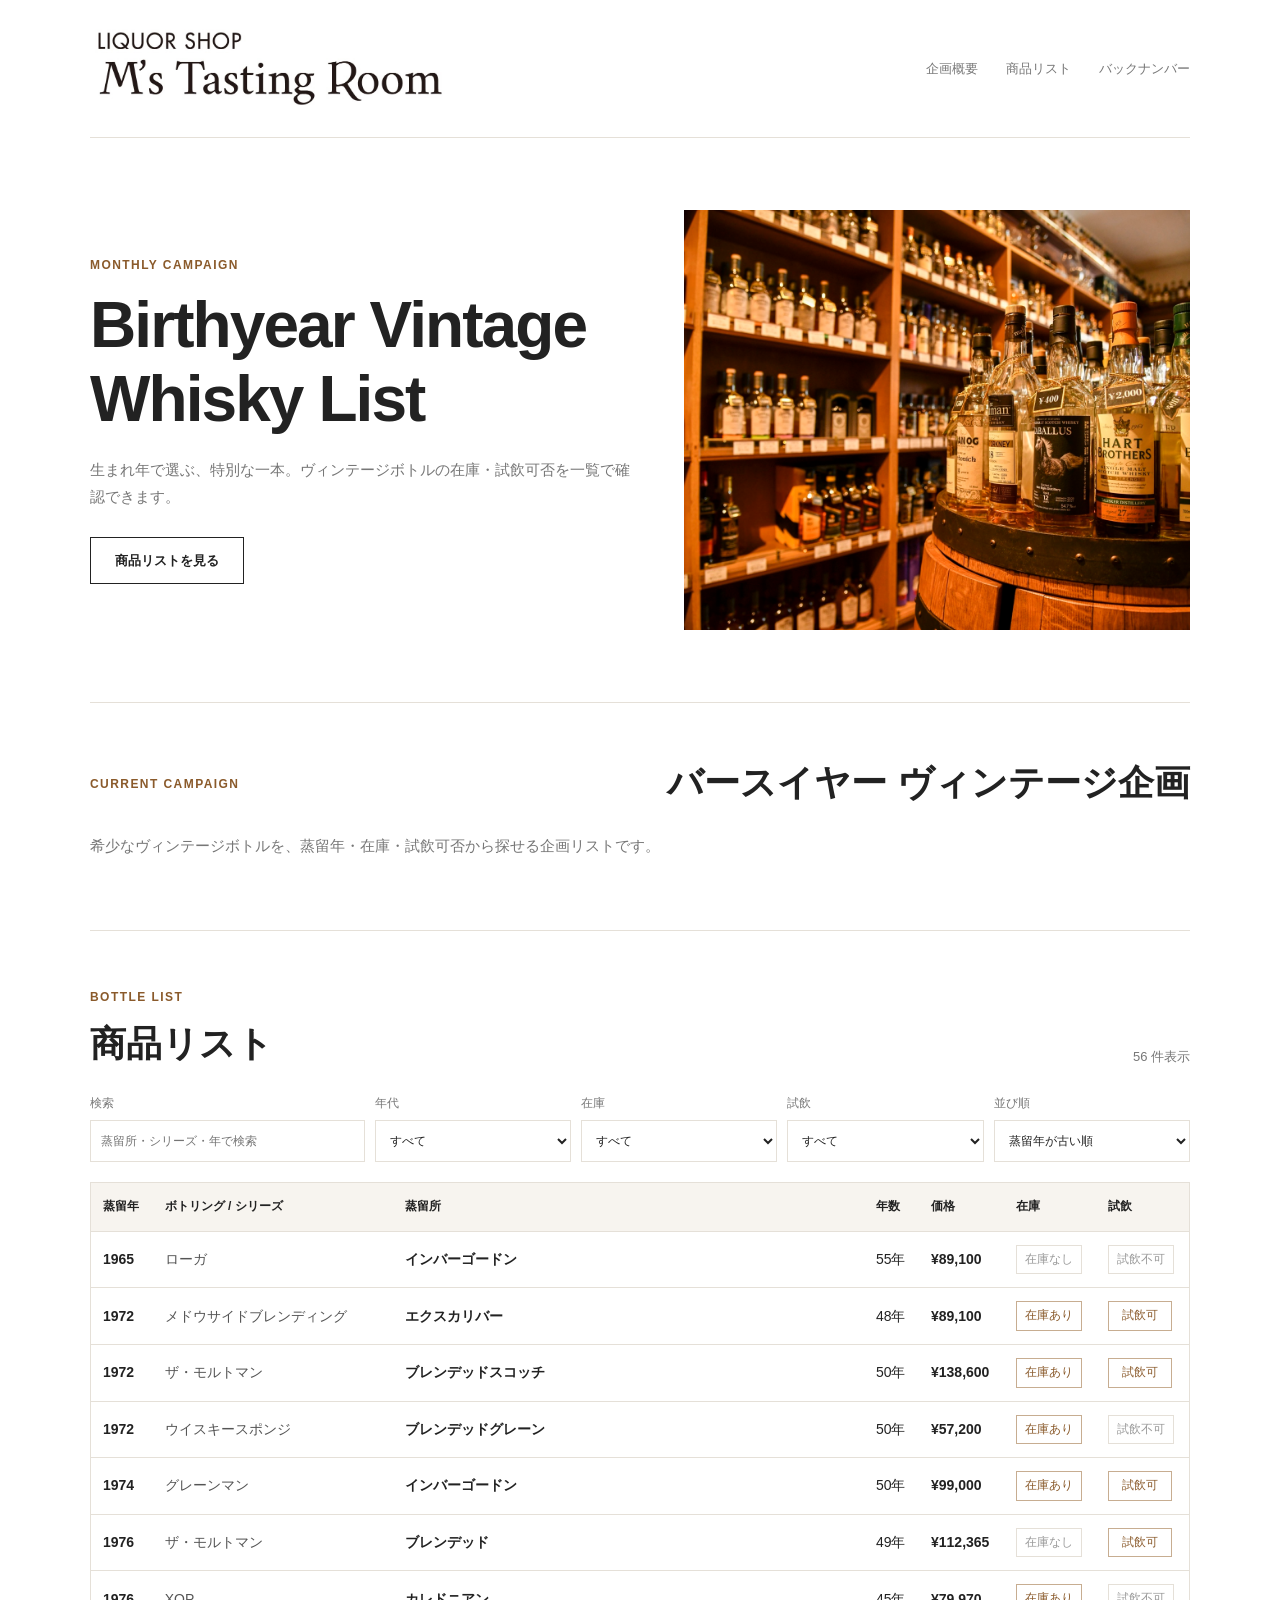
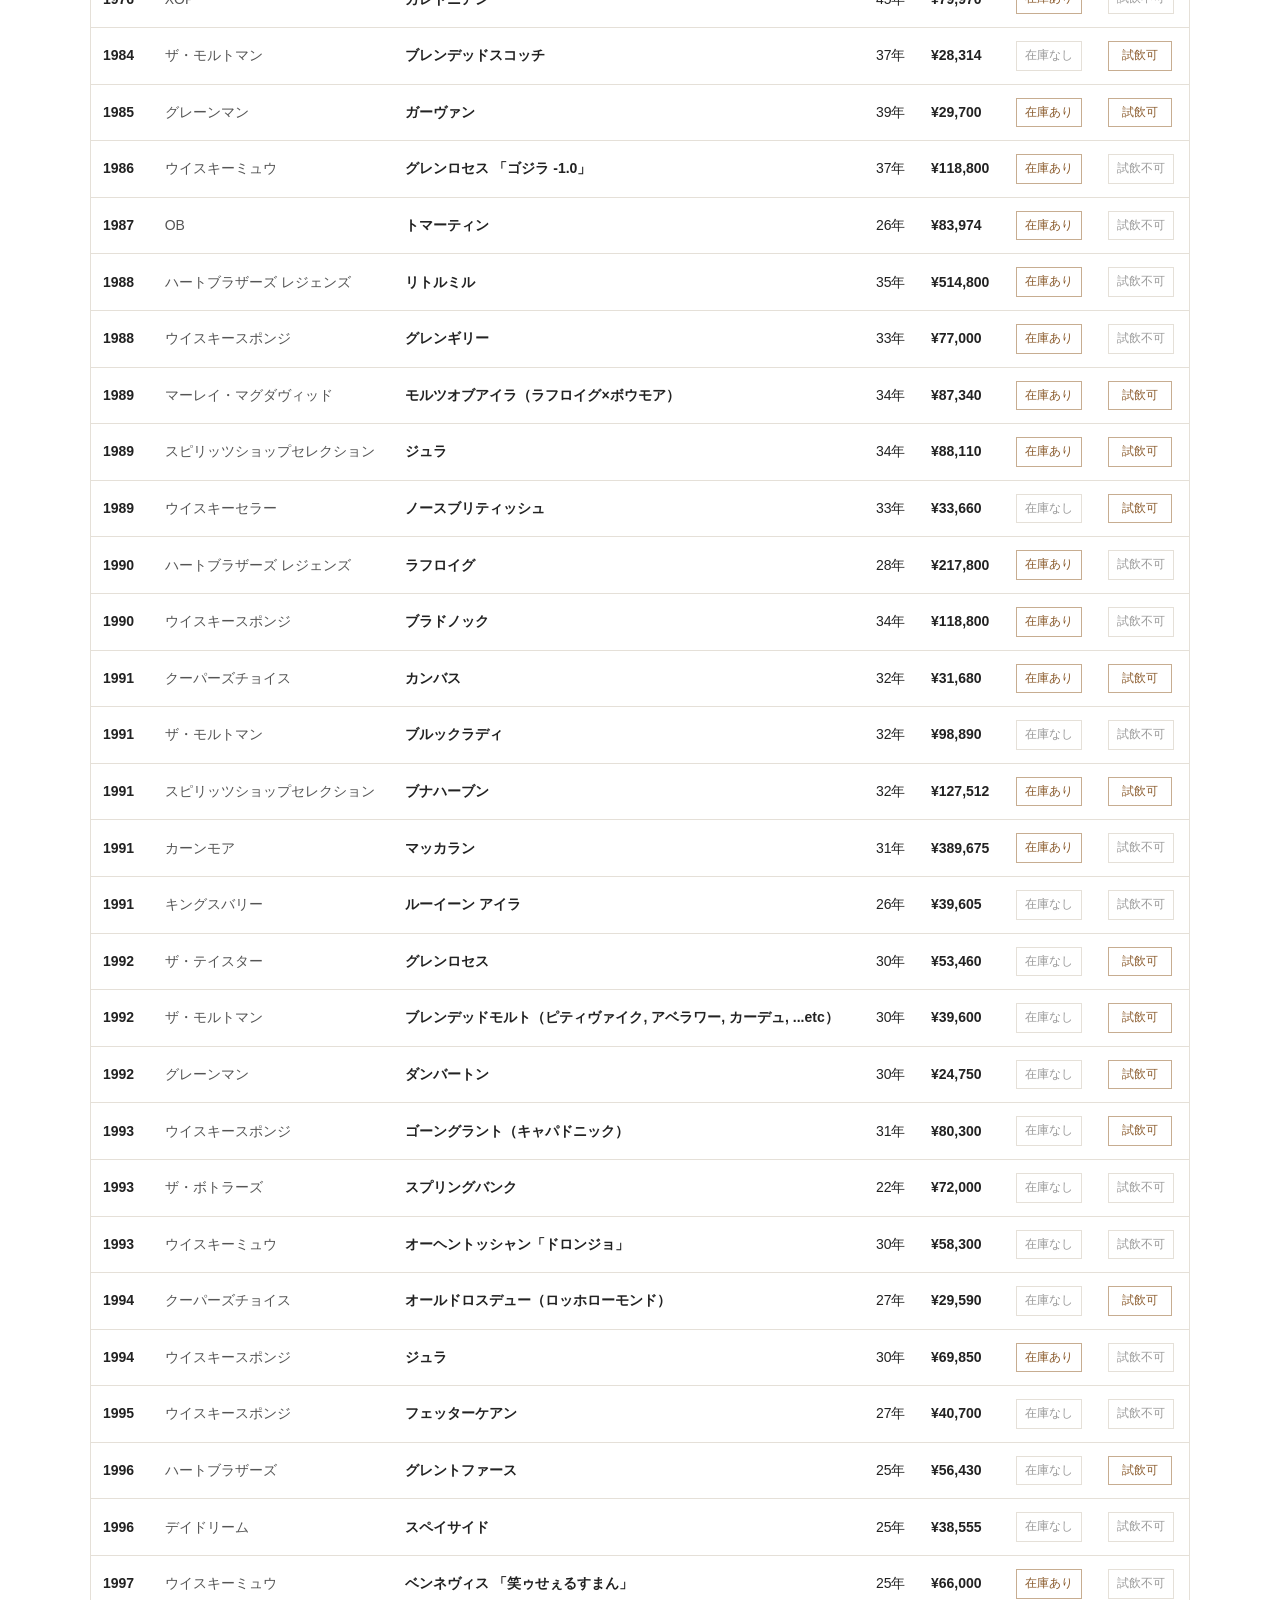
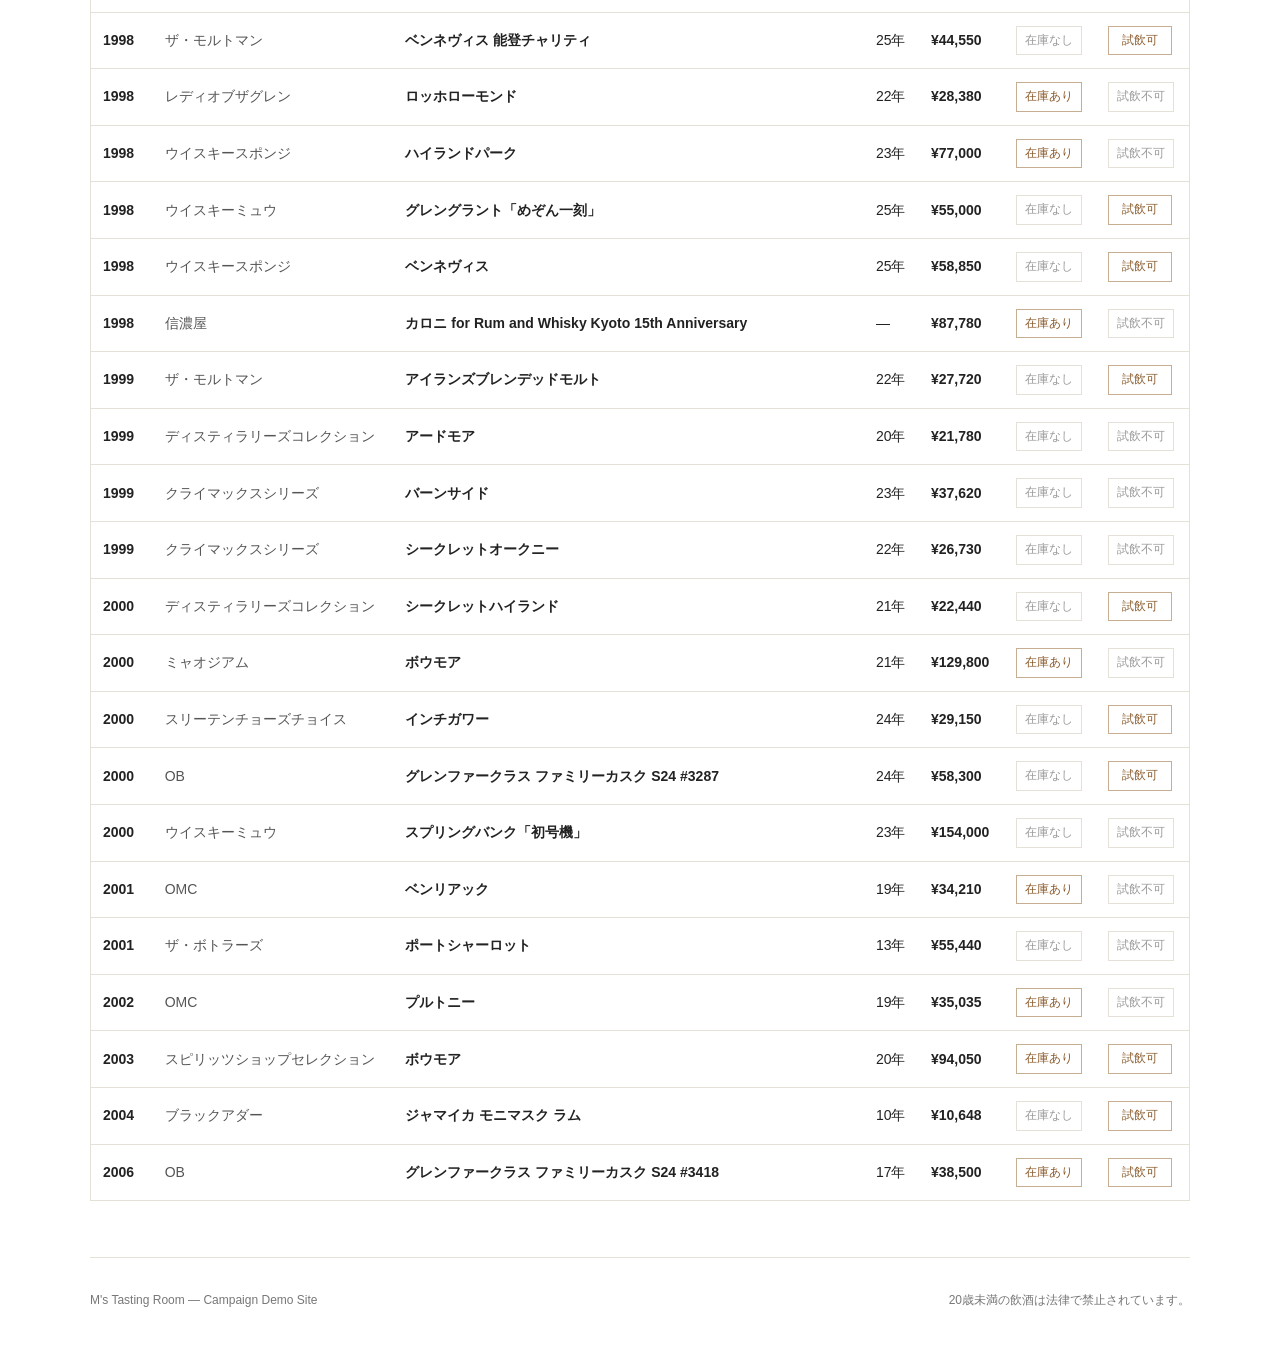
<file: index.html>
<!doctype html>
<html lang="ja">
<head>
  <meta charset="utf-8" />
  <meta name="viewport" content="width=device-width, initial-scale=1" />
  <title>M's Tasting Room｜Campaign List</title>
  <meta name="description" content="M's Tasting Roomの企画用デモサイト。バースイヤー ヴィンテージ企画の商品リストを掲載しています。" />
  <meta name="robots" content="noindex, nofollow" />
  <link rel="stylesheet" href="assets/css/style.css" />
</head>
<body>
  <header class="site-header">
    <a class="brand" href="https://whisky-tastingroom.com/shop/ms-tastingroom/" target="_blank" rel="noopener noreferrer" aria-label="M's Tasting Room 親会社サイトへ"><img class="brand-logo" src="assets/images/logo.jpg" alt="LIQUOR SHOP M's Tasting Room" /></a>
    <nav class="site-nav" aria-label="Primary navigation">
      <a href="#campaign">企画概要</a>
      <a href="#list">商品リスト</a>
      <a href="campaigns/">バックナンバー</a>
    </nav>
  </header>

  <main id="top">
    <section class="hero section-shell">
      <div class="hero-copy">
        <p class="eyebrow">Monthly Campaign</p>
        <h1>Birthyear Vintage Whisky List</h1>
        <p class="hero-lead">生まれ年で選ぶ、特別な一本。ヴィンテージボトルの在庫・試飲可否を一覧で確認できます。</p>
        <a class="button" href="#list">商品リストを見る</a>
      </div>
      <div class="hero-visual"><img src="assets/images/main.jpg" alt="M's Tasting Roomのウイスキー棚" /></div>
    </section>

    <section id="campaign" class="section-shell campaign-section">
      <div class="section-title">
        <p class="eyebrow">Current Campaign</p>
        <h2 id="campaignTitle">バースイヤー ヴィンテージ企画</h2>
      </div>
      <p id="campaignLead">希少なヴィンテージボトルを、蒸留年・在庫・試飲可否から探せる企画リストです。</p>
</section>

    <section id="list" class="section-shell list-section">
      <div class="section-heading">
        <div>
          <p class="eyebrow">Bottle List</p>
          <h2>商品リスト</h2>
        </div>
        <p class="result-count"><span id="resultCount">0</span> 件表示</p>
      </div>

      <div class="toolbar" aria-label="filter controls">
        <label class="control control-wide">
          <span>検索</span>
          <input id="searchInput" type="search" placeholder="蒸留所・シリーズ・年で検索" autocomplete="off" />
        </label>
        <label class="control">
          <span>年代</span>
          <select id="yearFilter">
            <option value="all">すべて</option>
            <option value="1960">1960年代</option>
            <option value="1970">1970年代</option>
            <option value="1980">1980年代</option>
            <option value="1990">1990年代</option>
            <option value="2000">2000年代</option>
          </select>
        </label>
        <label class="control">
          <span>在庫</span>
          <select id="stockFilter">
            <option value="all">すべて</option>
            <option value="true">在庫あり</option>
            <option value="false">在庫なし</option>
          </select>
        </label>
        <label class="control">
          <span>試飲</span>
          <select id="tastingFilter">
            <option value="all">すべて</option>
            <option value="true">試飲可</option>
            <option value="false">試飲不可</option>
          </select>
        </label>
        <label class="control">
          <span>並び順</span>
          <select id="sortSelect">
            <option value="year-asc">蒸留年が古い順</option>
            <option value="year-desc">蒸留年が新しい順</option>
            <option value="price-asc">価格が低い順</option>
            <option value="price-desc">価格が高い順</option>
            <option value="age-desc">熟成年数が長い順</option>
          </select>
        </label>
      </div>

      <div class="table-wrap" role="region" aria-label="Whisky list table" tabindex="0">
        <table>
          <thead>
            <tr>
              <th>蒸留年</th>
              <th>ボトリング / シリーズ</th>
              <th>蒸留所</th>
              <th>年数</th>
              <th>価格</th>
              <th>在庫</th>
              <th>試飲</th>
            </tr>
          </thead>
          <tbody id="tableBody"></tbody>
        </table>
      </div>

      <div id="cardList" class="card-list" aria-label="Whisky list cards"></div>
      <p id="emptyMessage" class="empty-message" hidden>条件に一致するボトルがありません。</p>
    </section>
  </main>

  <footer class="site-footer">
    <p>M's Tasting Room — Campaign Demo Site</p>
    <p>20歳未満の飲酒は法律で禁止されています。</p>
  </footer>

  <script src="assets/js/main.js"></script>
</body>
</html>
</file>
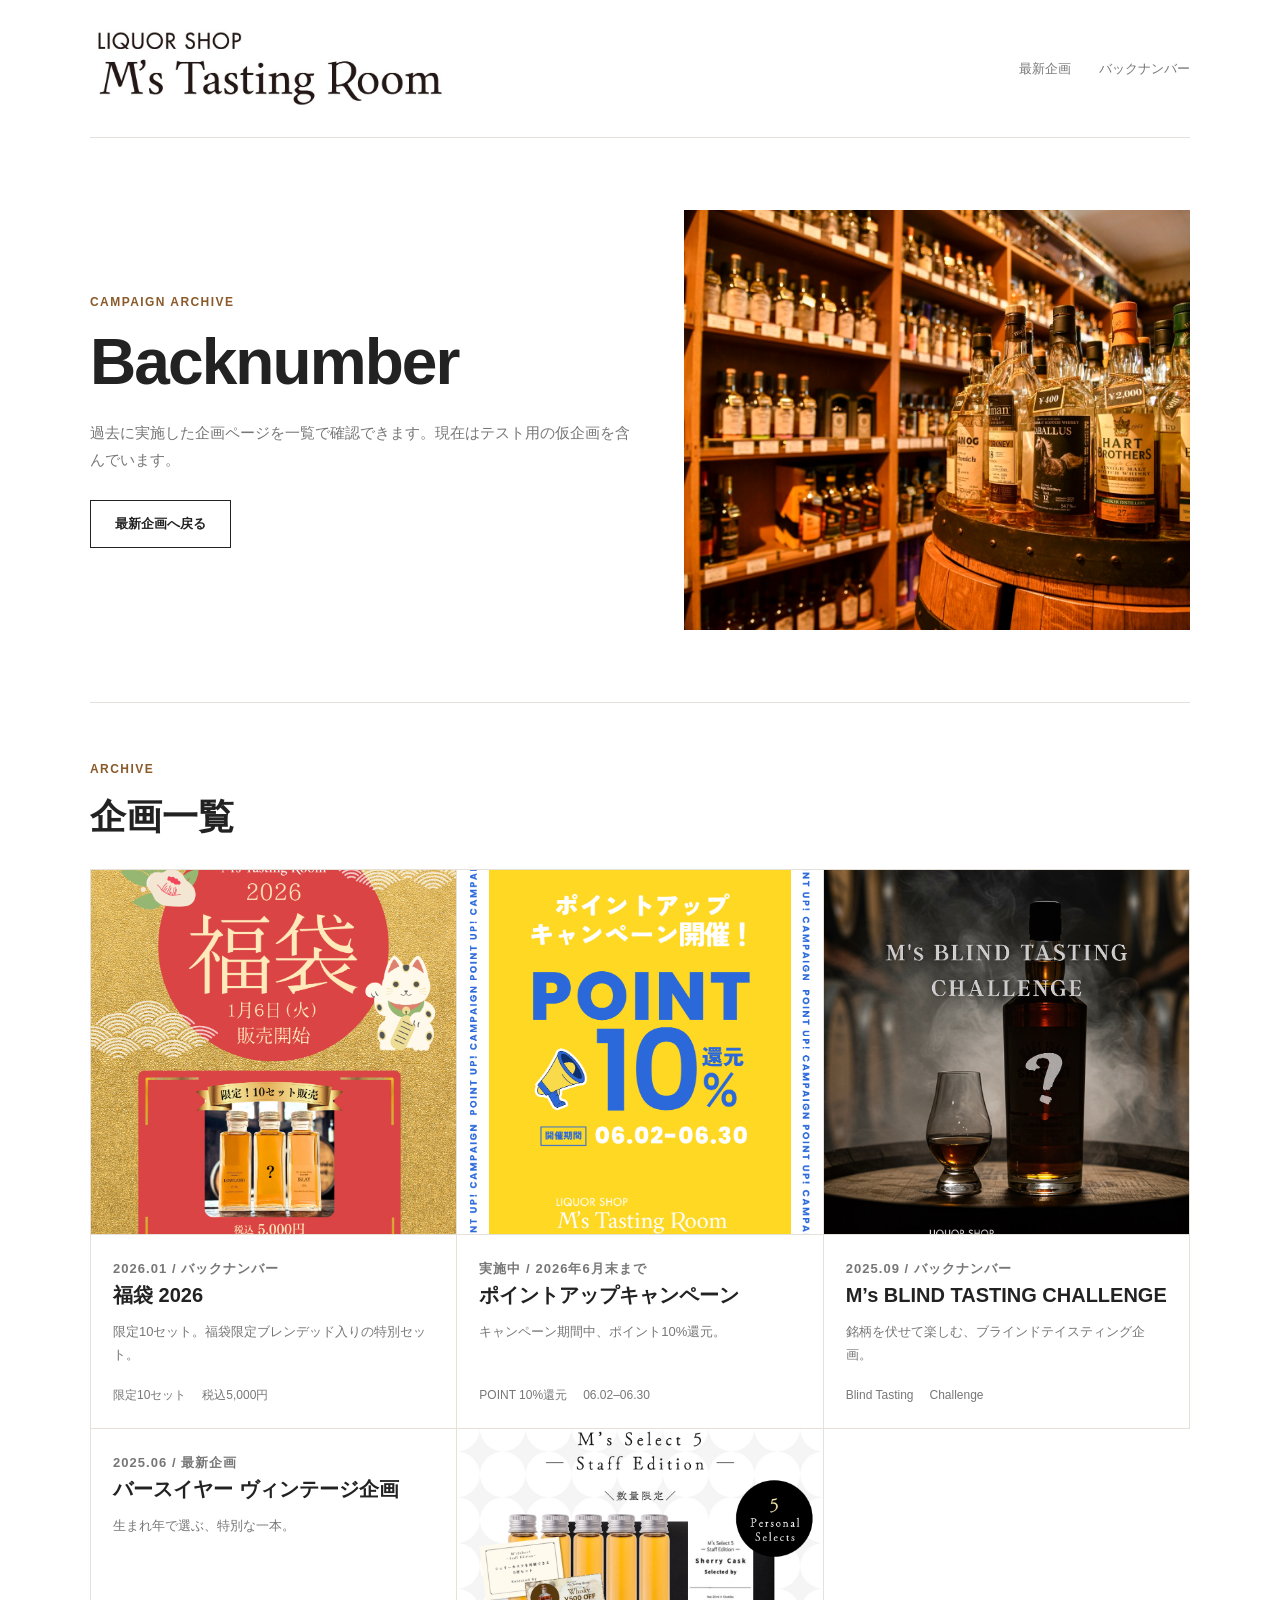
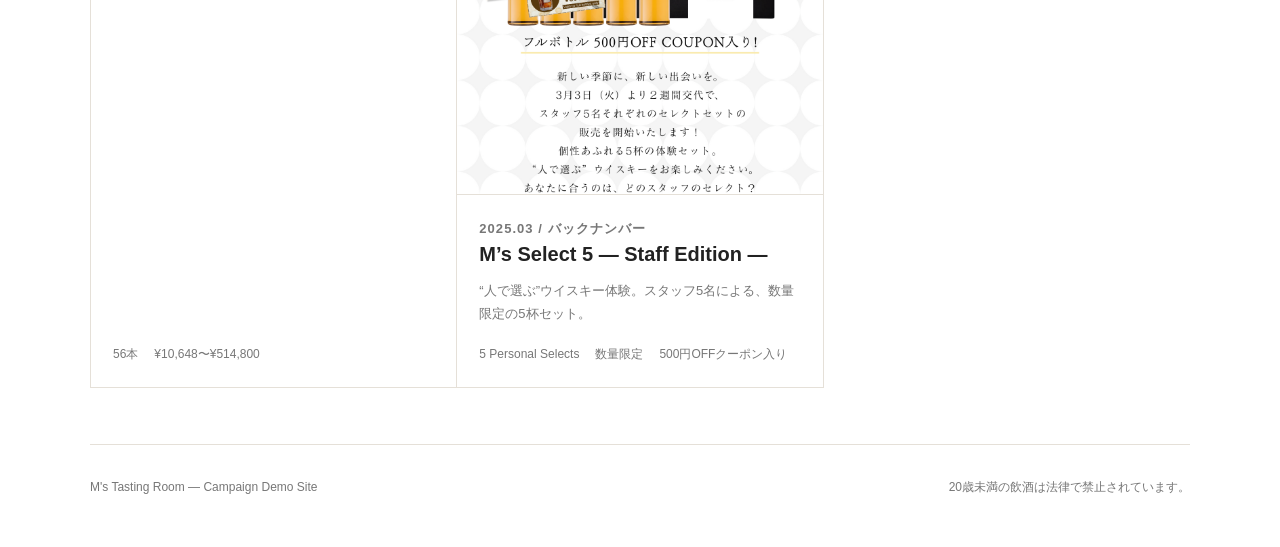
<file: campaigns/index.html>
<!doctype html>
<html lang="ja">
<head>
  <meta charset="utf-8" />
  <meta name="viewport" content="width=device-width, initial-scale=1" />
  <title>M's Tasting Room｜Backnumber</title>
  <meta name="description" content="M's Tasting Roomの企画バックナンバー一覧です。" />
  <meta name="robots" content="noindex, nofollow" />
  <link rel="stylesheet" href="../assets/css/style.css" />
</head>
<body data-data-path="../data/campaigns.json" data-root-path="../">
  <header class="site-header">
    <a class="brand" href="https://whisky-tastingroom.com/shop/ms-tastingroom/" target="_blank" rel="noopener noreferrer" aria-label="M's Tasting Room 親会社サイトへ">
      <img class="brand-logo" src="../assets/images/logo.jpg" alt="LIQUOR SHOP M's Tasting Room" />
    </a>
    <nav class="site-nav" aria-label="Primary navigation">
      <a href="../">最新企画</a>
      <a href="./">バックナンバー</a>
    </nav>
  </header>

  <main>
    <section class="hero section-shell">
      <div class="hero-copy">
        <p class="eyebrow">Campaign Archive</p>
        <h1>Backnumber</h1>
        <p class="hero-lead">過去に実施した企画ページを一覧で確認できます。現在はテスト用の仮企画を含んでいます。</p>
        <a class="button" href="../">最新企画へ戻る</a>
      </div>
      <div class="hero-visual"><img src="../assets/images/main.jpg" alt="M's Tasting Roomのウイスキー棚" /></div>
    </section>

    <section class="section-shell archive-section">
      <div class="section-heading">
        <div>
          <p class="eyebrow">Archive</p>
          <h2>企画一覧</h2>
        </div>
      </div>
      <div id="campaignArchive" class="archive-grid" aria-label="Campaign archive"></div>
      <p id="archiveEmpty" class="empty-message" hidden></p>
    </section>
  </main>

  <footer class="site-footer">
    <p>M's Tasting Room — Campaign Demo Site</p>
    <p>20歳未満の飲酒は法律で禁止されています。</p>
  </footer>

  <script src="../assets/js/backnumbers.js"></script>
</body>
</html>
</file>
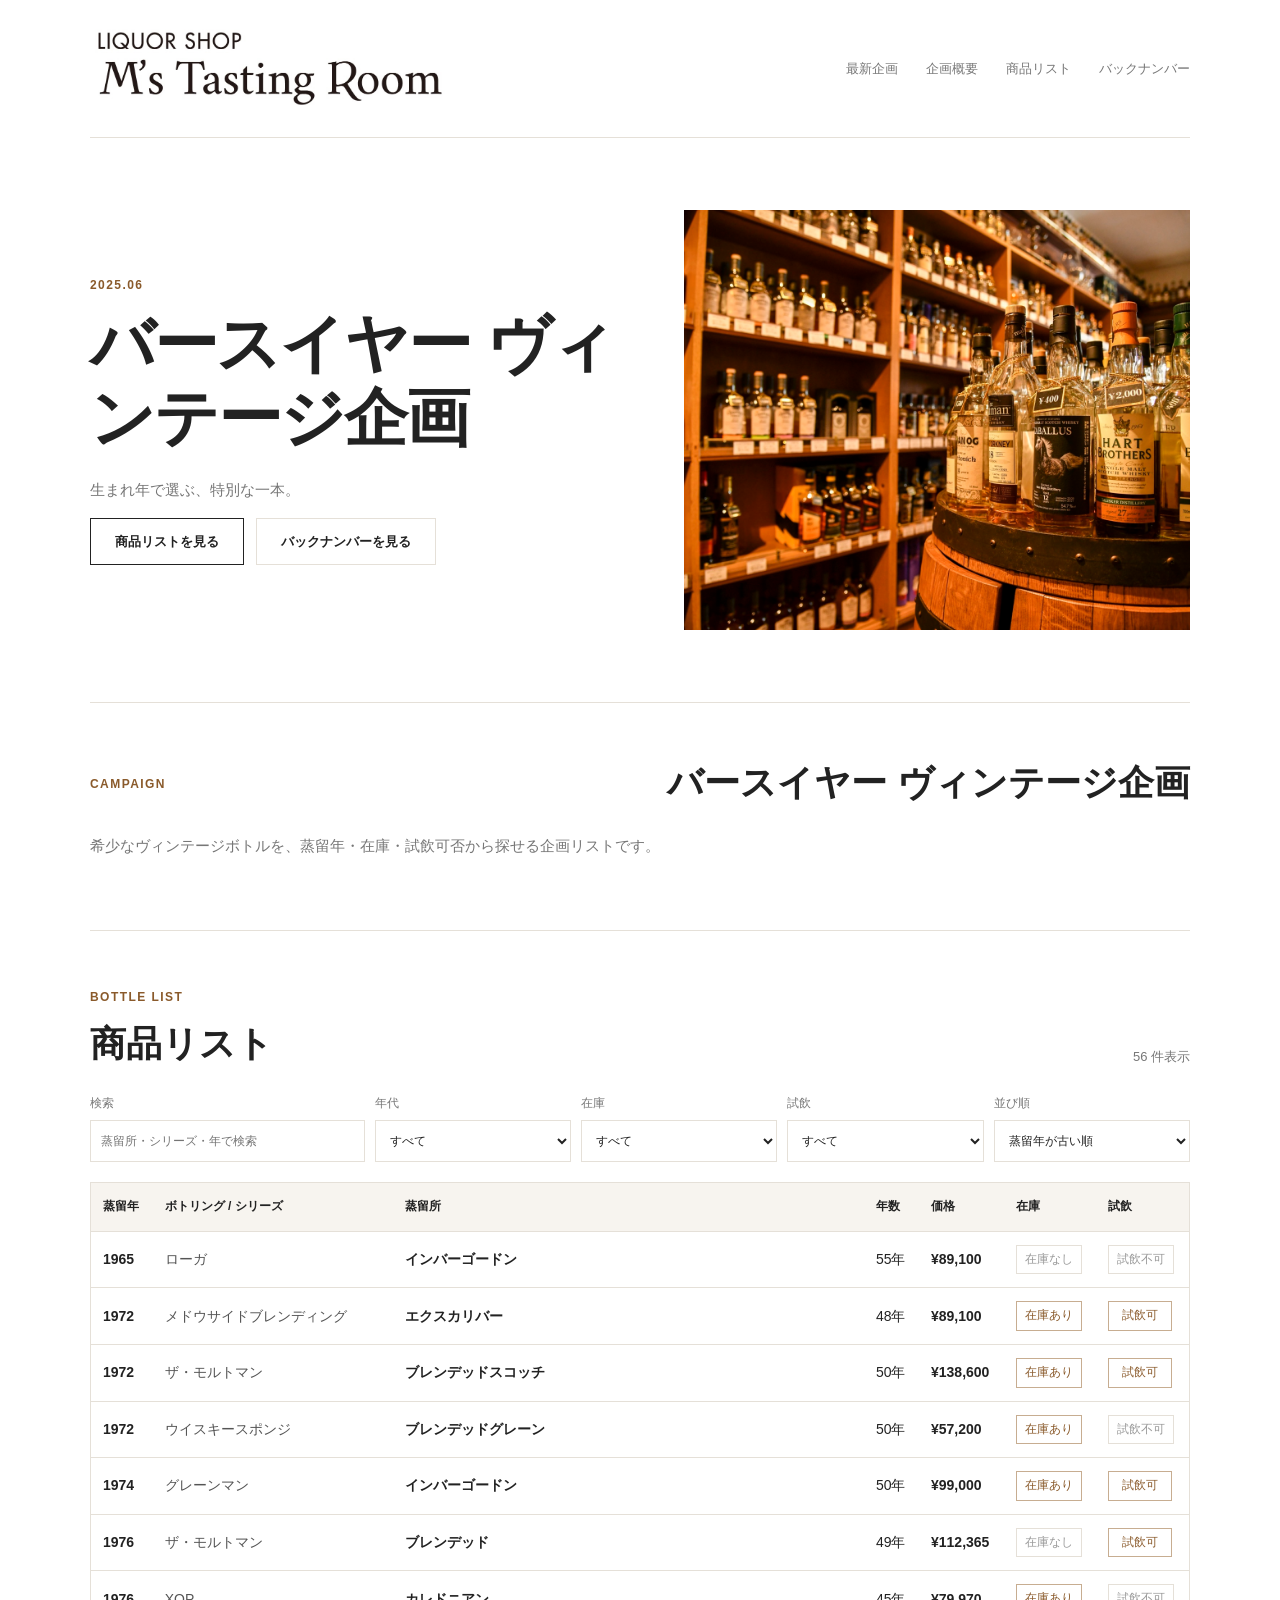
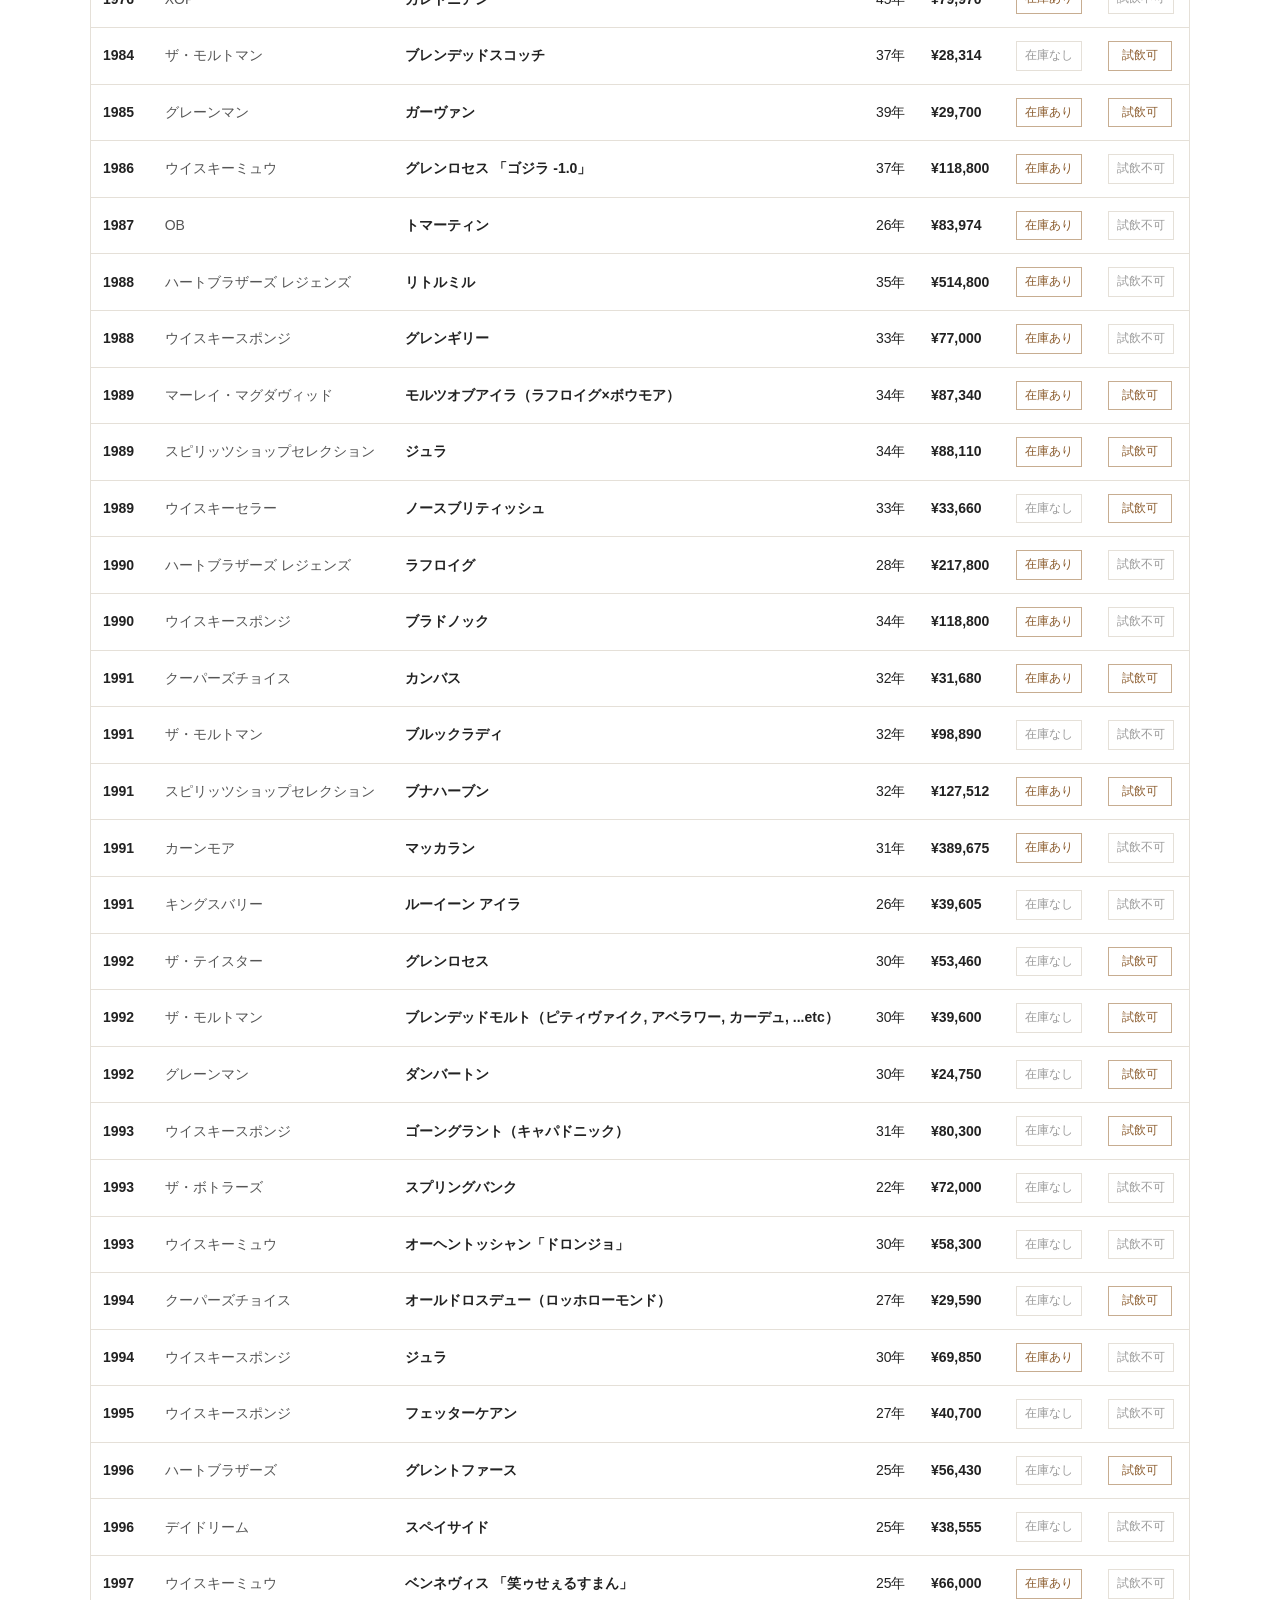
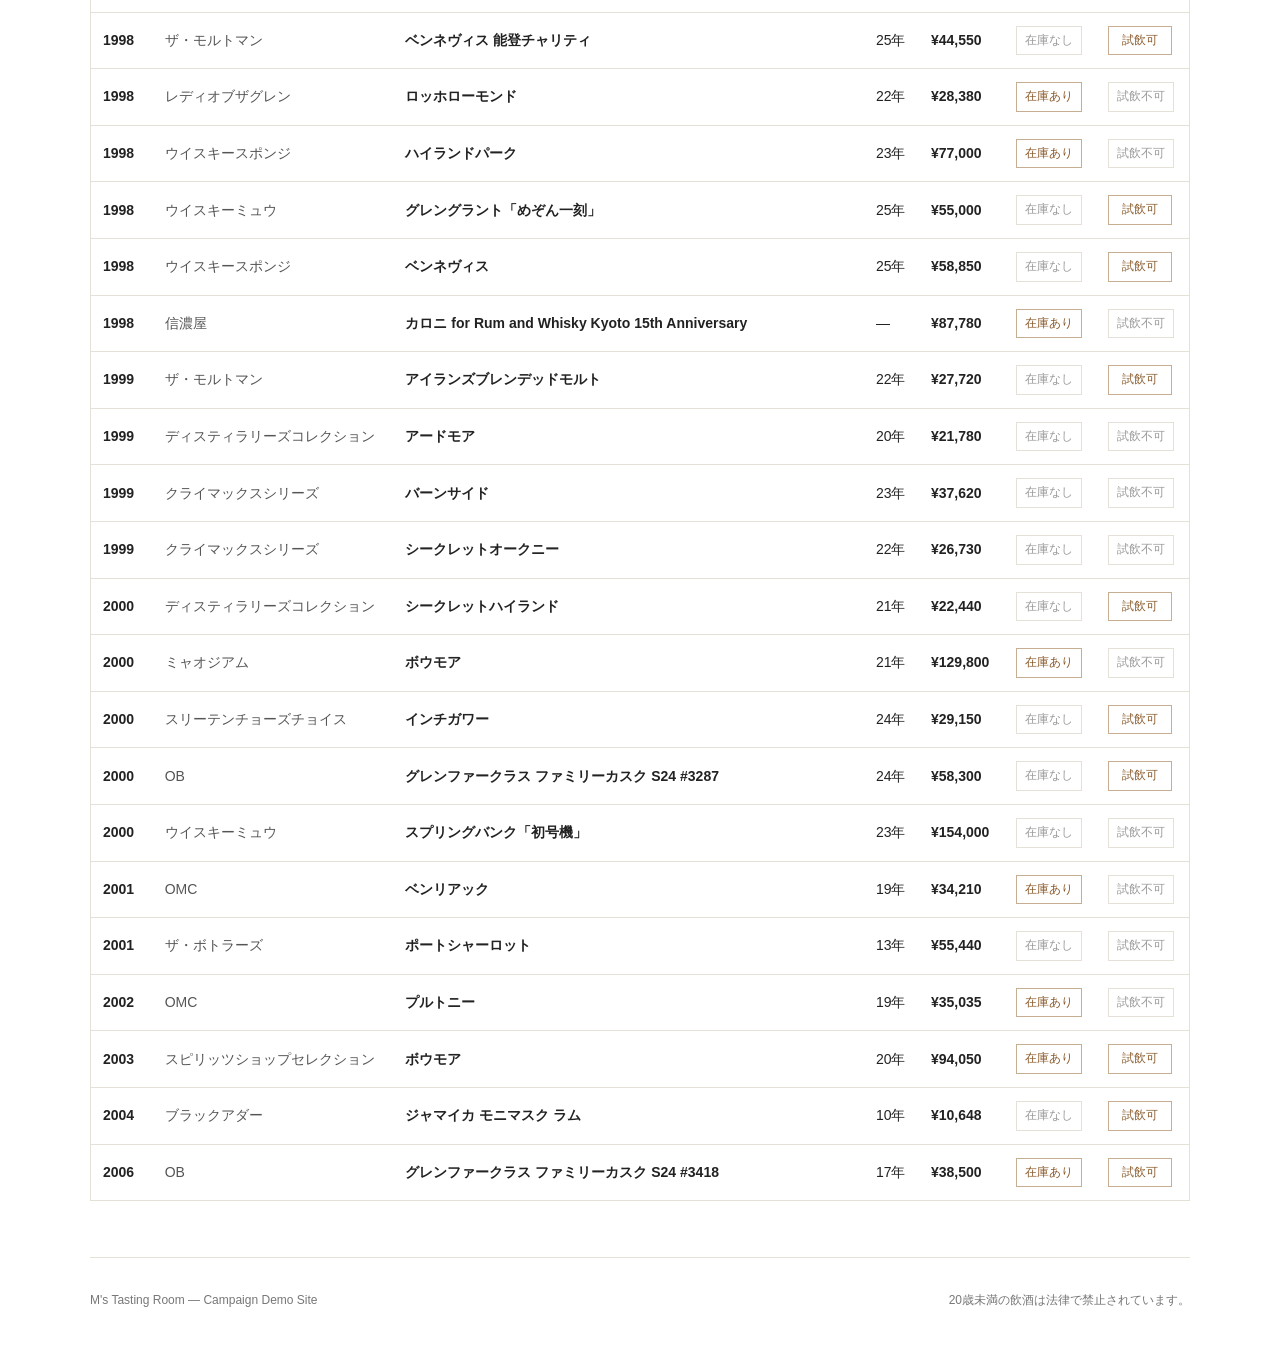
<file: campaigns/birthyear-vintage/index.html>
<!doctype html>
<html lang="ja">
<head>
  <meta charset="utf-8" />
  <meta name="viewport" content="width=device-width, initial-scale=1" />
  <title>M's Tasting Room｜Campaign List</title>
  <meta name="description" content="M's Tasting Roomの企画用デモサイト。企画ごとの商品リストを掲載しています。" />
  <meta name="robots" content="noindex, nofollow" />
  <link rel="stylesheet" href="../../assets/css/style.css" />
</head>
<body data-data-path="../../data/campaigns.json" data-campaign-id="birthyear-vintage">
  <header class="site-header">
    <a class="brand" href="https://whisky-tastingroom.com/shop/ms-tastingroom/" target="_blank" rel="noopener noreferrer" aria-label="M's Tasting Room 親会社サイトへ">
      <img class="brand-logo" src="../../assets/images/logo.jpg" alt="LIQUOR SHOP M's Tasting Room" />
    </a>
    <nav class="site-nav" aria-label="Primary navigation">
      <a href="../../">最新企画</a>
      <a href="#campaign">企画概要</a>
      <a href="#list">商品リスト</a>
      <a href="../../campaigns/">バックナンバー</a>
    </nav>
  </header>

  <main id="top">
    <section class="hero section-shell">
      <div class="hero-copy">
        <p class="eyebrow" id="campaignPeriod">Monthly Campaign</p>
        <h1 id="heroTitle">Campaign List</h1>
        <p class="hero-lead" id="heroLead">企画ごとのウイスキーリストを掲載しています。</p>
        <div class="hero-actions">
          <a class="button" href="#list">商品リストを見る</a>
          <a class="button secondary" href="../../campaigns/">バックナンバーを見る</a>
        </div>
      </div>
      <div class="hero-visual"><img src="../../assets/images/main.jpg" alt="M's Tasting Roomのウイスキー棚" /></div>
    </section>

    <section id="campaign" class="section-shell campaign-section">
      <div class="section-title">
        <p class="eyebrow">Campaign</p>
        <h2 id="campaignTitle">企画タイトル</h2>
      </div>
      <p id="campaignLead">企画説明を読み込み中です。</p>
</section>

    <section id="list" class="section-shell list-section">
      <div class="section-heading">
        <div>
          <p class="eyebrow">Bottle List</p>
          <h2>商品リスト</h2>
        </div>
        <p class="result-count"><span id="resultCount">0</span> 件表示</p>
      </div>

      <div class="toolbar" aria-label="filter controls">
        <label class="control control-wide">
          <span>検索</span>
          <input id="searchInput" type="search" placeholder="蒸留所・シリーズ・年で検索" autocomplete="off" />
        </label>
        <label class="control">
          <span>年代</span>
          <select id="yearFilter">
            <option value="all">すべて</option>
            <option value="1960">1960年代</option>
            <option value="1970">1970年代</option>
            <option value="1980">1980年代</option>
            <option value="1990">1990年代</option>
            <option value="2000">2000年代</option>
            <option value="2010">2010年代</option>
            <option value="2020">2020年代</option>
          </select>
        </label>
        <label class="control">
          <span>在庫</span>
          <select id="stockFilter">
            <option value="all">すべて</option>
            <option value="true">在庫あり</option>
            <option value="false">在庫なし</option>
          </select>
        </label>
        <label class="control">
          <span>試飲</span>
          <select id="tastingFilter">
            <option value="all">すべて</option>
            <option value="true">試飲可</option>
            <option value="false">試飲不可</option>
          </select>
        </label>
        <label class="control">
          <span>並び順</span>
          <select id="sortSelect">
            <option value="year-asc">蒸留年が古い順</option>
            <option value="year-desc">蒸留年が新しい順</option>
            <option value="price-asc">価格が低い順</option>
            <option value="price-desc">価格が高い順</option>
            <option value="age-desc">熟成年数が長い順</option>
          </select>
        </label>
      </div>

      <div class="table-wrap" role="region" aria-label="Whisky list table" tabindex="0">
        <table>
          <thead>
            <tr>
              <th>蒸留年</th>
              <th>ボトリング / シリーズ</th>
              <th>蒸留所</th>
              <th>年数</th>
              <th>価格</th>
              <th>在庫</th>
              <th>試飲</th>
            </tr>
          </thead>
          <tbody id="tableBody"></tbody>
        </table>
      </div>

      <div id="cardList" class="card-list" aria-label="Whisky list cards"></div>
      <p id="emptyMessage" class="empty-message" hidden>条件に一致するボトルがありません。</p>
    </section>
  </main>

  <footer class="site-footer">
    <p>M's Tasting Room — Campaign Demo Site</p>
    <p>20歳未満の飲酒は法律で禁止されています。</p>
  </footer>

  <script src="../../assets/js/main.js"></script>
</body>
</html>
</file>
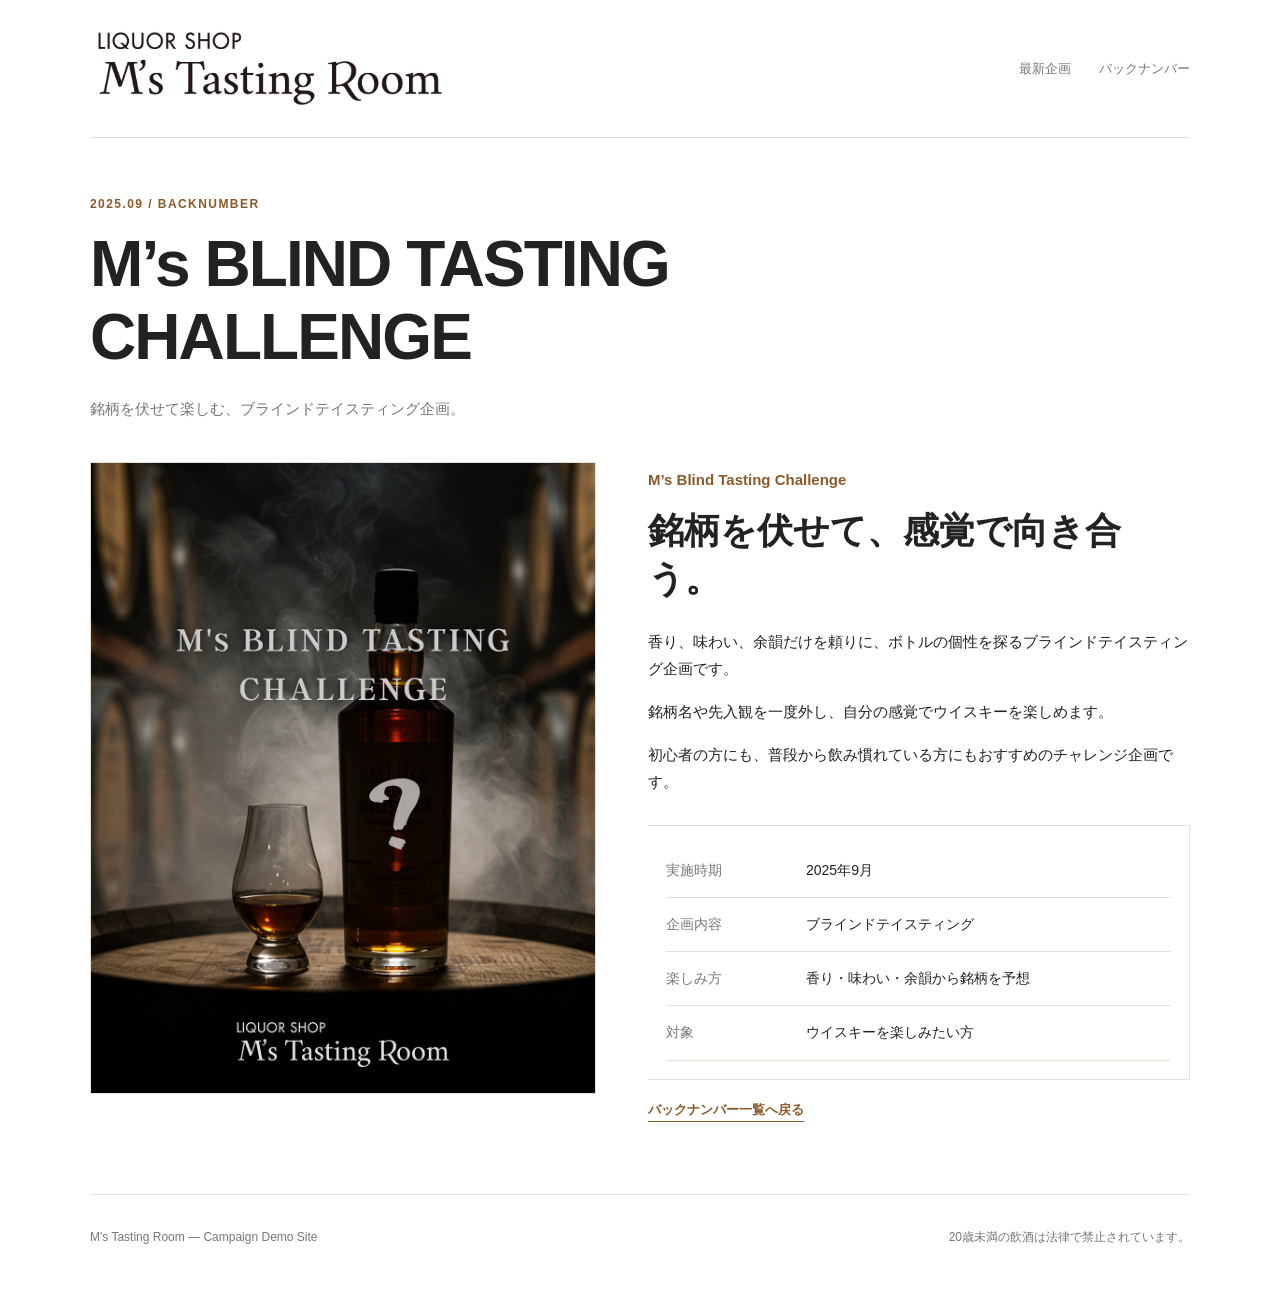
<file: campaigns/blind-tasting-challenge-2025-09/index.html>
<!doctype html>
<html lang="ja">
<head>
  <meta charset="utf-8" />
  <meta name="viewport" content="width=device-width, initial-scale=1" />
  <title>M's Tasting Room｜M’s BLIND TASTING CHALLENGE</title>
  <meta name="description" content="銘柄を伏せて楽しむ、ブラインドテイスティング企画。" />
  <meta name="robots" content="noindex, nofollow" />
  <link rel="stylesheet" href="../../assets/css/style.css" />
</head>
<body>
  <header class="site-header">
    <a class="brand" href="https://whisky-tastingroom.com/shop/ms-tastingroom/" target="_blank" rel="noopener noreferrer" aria-label="M's Tasting Room 親会社サイトへ">
      <img class="brand-logo" src="../../assets/images/logo.jpg" alt="LIQUOR SHOP M's Tasting Room" />
    </a>
    <nav class="site-nav" aria-label="Primary navigation">
      <a href="../../">最新企画</a>
      <a href="../../campaigns/">バックナンバー</a>
    </nav>
  </header>

  <main id="top">
    <article class="campaign-article section-shell">
      <div class="article-heading">
        <p class="eyebrow">2025.09 / Backnumber</p>
        <h1>M’s BLIND TASTING CHALLENGE</h1>
        <p class="hero-lead">銘柄を伏せて楽しむ、ブラインドテイスティング企画。</p>
      </div>

      <div class="article-layout">
        <figure class="campaign-poster">
          <img src="../../assets/images/campaign-blind-tasting-2025-09.jpg" alt="M’s BLIND TASTING CHALLENGE 告知ビジュアル" />
        </figure>

        <section class="article-copy" aria-label="企画概要">
          <p class="intro-line">M’s Blind Tasting Challenge</p>
          <h2>銘柄を伏せて、感覚で向き合う。</h2>
          <p>香り、味わい、余韻だけを頼りに、ボトルの個性を探るブラインドテイスティング企画です。</p>
          <p>銘柄名や先入観を一度外し、自分の感覚でウイスキーを楽しめます。</p>
          <p>初心者の方にも、普段から飲み慣れている方にもおすすめのチャレンジ企画です。</p>

          <dl class="info-list">
            <div>
              <dt>実施時期</dt>
              <dd>2025年9月</dd>
            </div>
            <div>
              <dt>企画内容</dt>
              <dd>ブラインドテイスティング</dd>
            </div>
            <div>
              <dt>楽しみ方</dt>
              <dd>香り・味わい・余韻から銘柄を予想</dd>
            </div>
            <div>
              <dt>対象</dt>
              <dd>ウイスキーを楽しみたい方</dd>
            </div>
          </dl>

          <a class="text-link" href="../../campaigns/">バックナンバー一覧へ戻る</a>
        </section>
      </div>
    </article>
  </main>

  <footer class="site-footer">
    <p>M's Tasting Room — Campaign Demo Site</p>
    <p>20歳未満の飲酒は法律で禁止されています。</p>
  </footer>
</body>
</html>
</file>
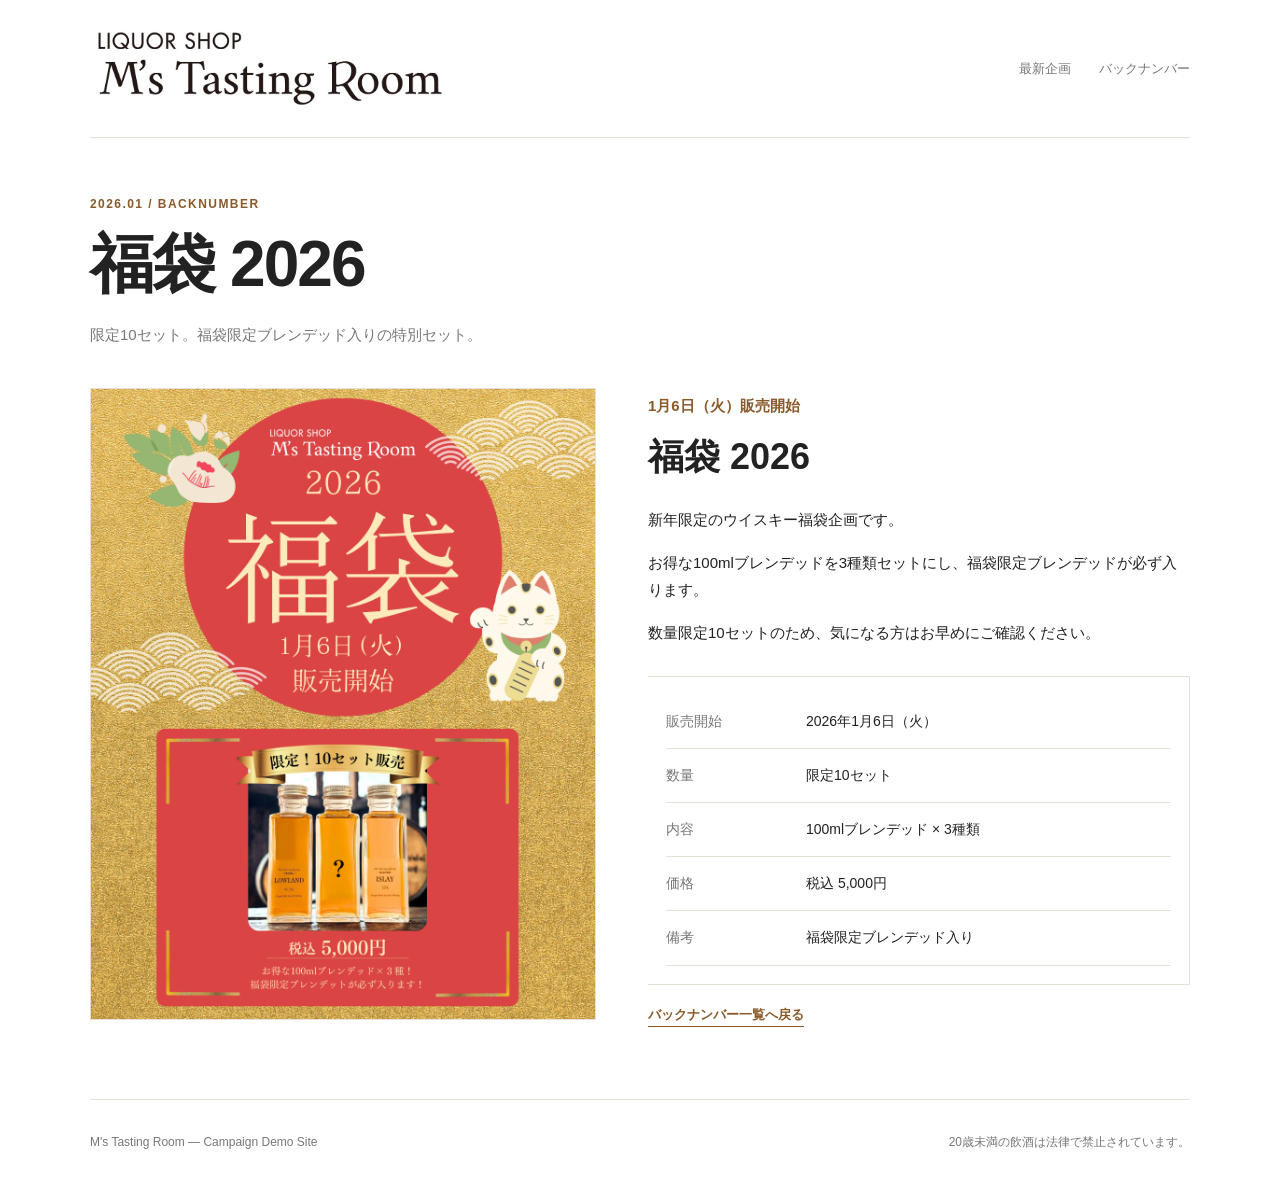
<file: campaigns/fukubukuro-2026-01/index.html>
<!doctype html>
<html lang="ja">
<head>
  <meta charset="utf-8" />
  <meta name="viewport" content="width=device-width, initial-scale=1" />
  <title>M's Tasting Room｜福袋 2026</title>
  <meta name="description" content="限定10セット。福袋限定ブレンデッド入りの特別セット。" />
  <meta name="robots" content="noindex, nofollow" />
  <link rel="stylesheet" href="../../assets/css/style.css" />
</head>
<body>
  <header class="site-header">
    <a class="brand" href="https://whisky-tastingroom.com/shop/ms-tastingroom/" target="_blank" rel="noopener noreferrer" aria-label="M's Tasting Room 親会社サイトへ">
      <img class="brand-logo" src="../../assets/images/logo.jpg" alt="LIQUOR SHOP M's Tasting Room" />
    </a>
    <nav class="site-nav" aria-label="Primary navigation">
      <a href="../../">最新企画</a>
      <a href="../../campaigns/">バックナンバー</a>
    </nav>
  </header>

  <main id="top">
    <article class="campaign-article section-shell">
      <div class="article-heading">
        <p class="eyebrow">2026.01 / Backnumber</p>
        <h1>福袋 2026</h1>
        <p class="hero-lead">限定10セット。福袋限定ブレンデッド入りの特別セット。</p>
      </div>

      <div class="article-layout">
        <figure class="campaign-poster">
          <img src="../../assets/images/campaign-fukubukuro-2026-01.png" alt="福袋 2026 告知ビジュアル" />
        </figure>

        <section class="article-copy" aria-label="企画概要">
          <p class="intro-line">1月6日（火）販売開始</p>
          <h2>福袋 2026</h2>
          <p>新年限定のウイスキー福袋企画です。</p>
          <p>お得な100mlブレンデッドを3種類セットにし、福袋限定ブレンデッドが必ず入ります。</p>
          <p>数量限定10セットのため、気になる方はお早めにご確認ください。</p>

          <dl class="info-list">
            <div>
              <dt>販売開始</dt>
              <dd>2026年1月6日（火）</dd>
            </div>
            <div>
              <dt>数量</dt>
              <dd>限定10セット</dd>
            </div>
            <div>
              <dt>内容</dt>
              <dd>100mlブレンデッド × 3種類</dd>
            </div>
            <div>
              <dt>価格</dt>
              <dd>税込 5,000円</dd>
            </div>
            <div>
              <dt>備考</dt>
              <dd>福袋限定ブレンデッド入り</dd>
            </div>
          </dl>

          <a class="text-link" href="../../campaigns/">バックナンバー一覧へ戻る</a>
        </section>
      </div>
    </article>
  </main>

  <footer class="site-footer">
    <p>M's Tasting Room — Campaign Demo Site</p>
    <p>20歳未満の飲酒は法律で禁止されています。</p>
  </footer>
</body>
</html>
</file>
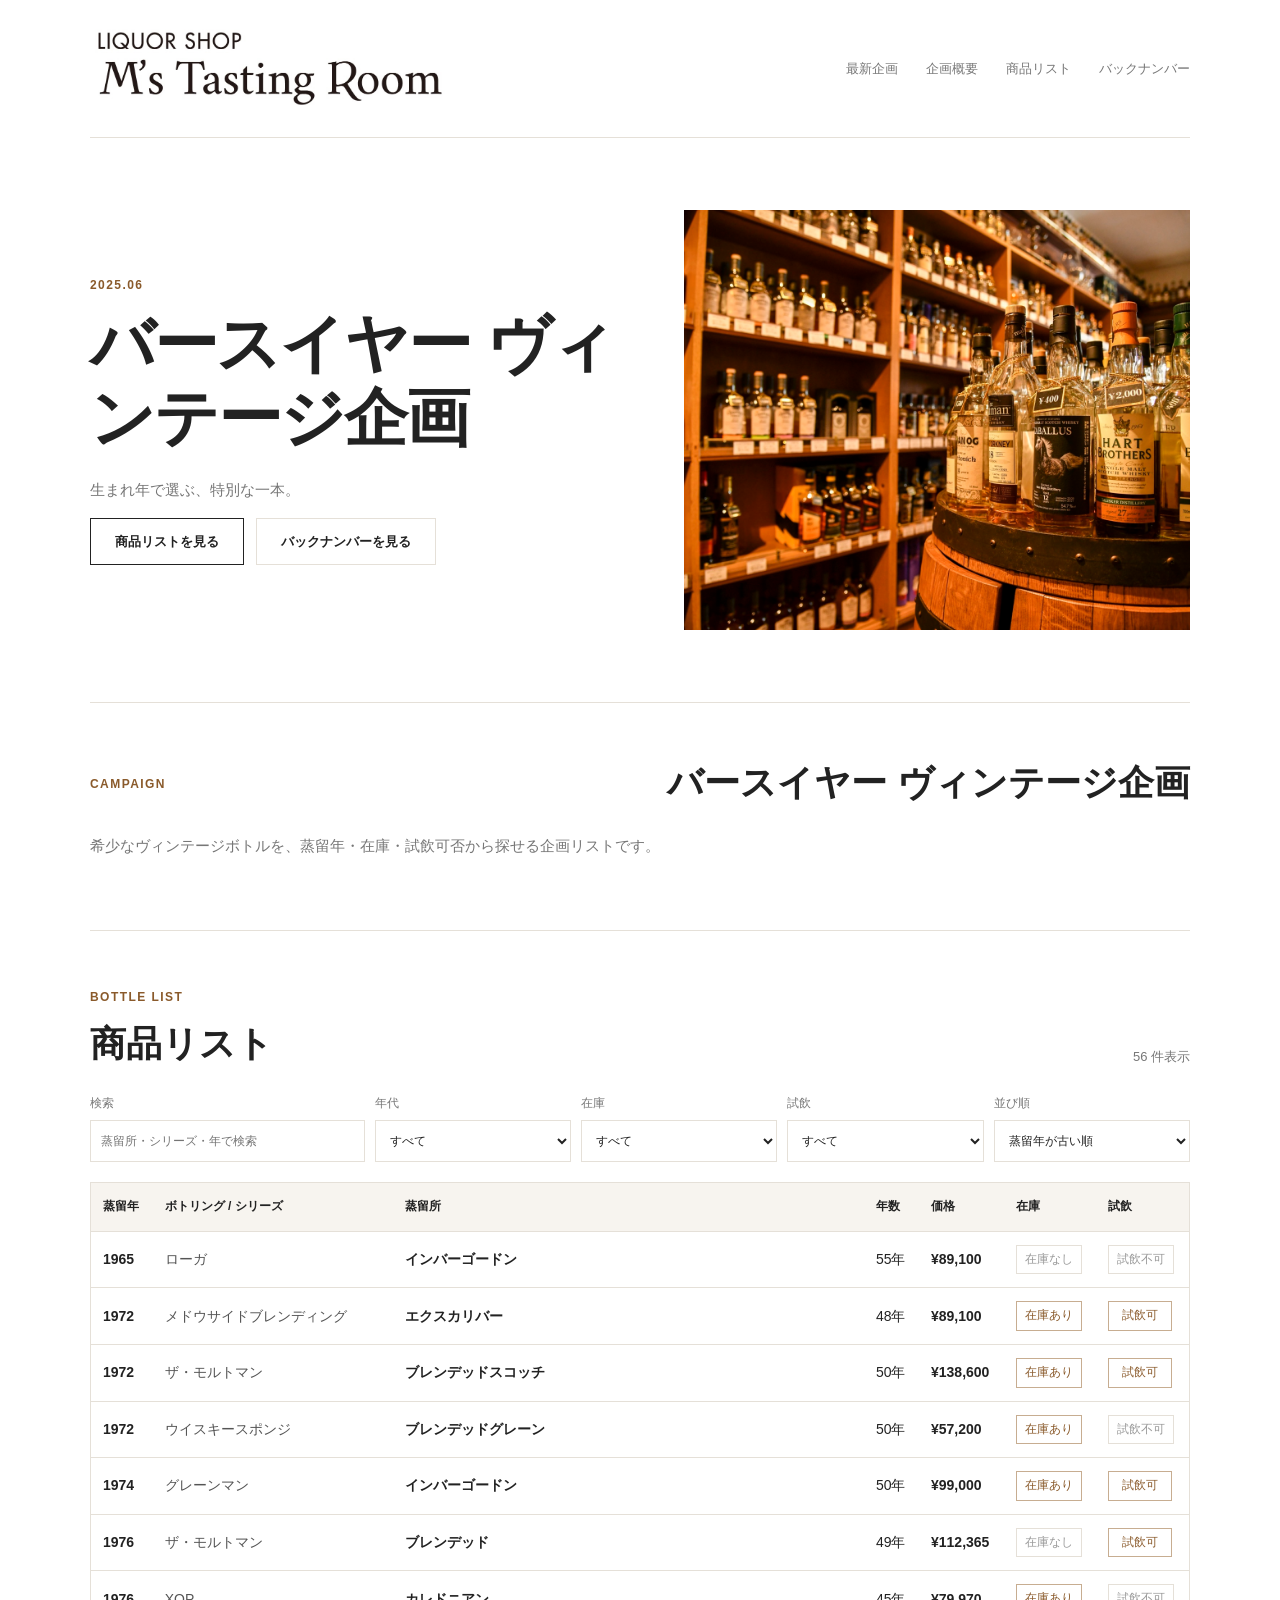
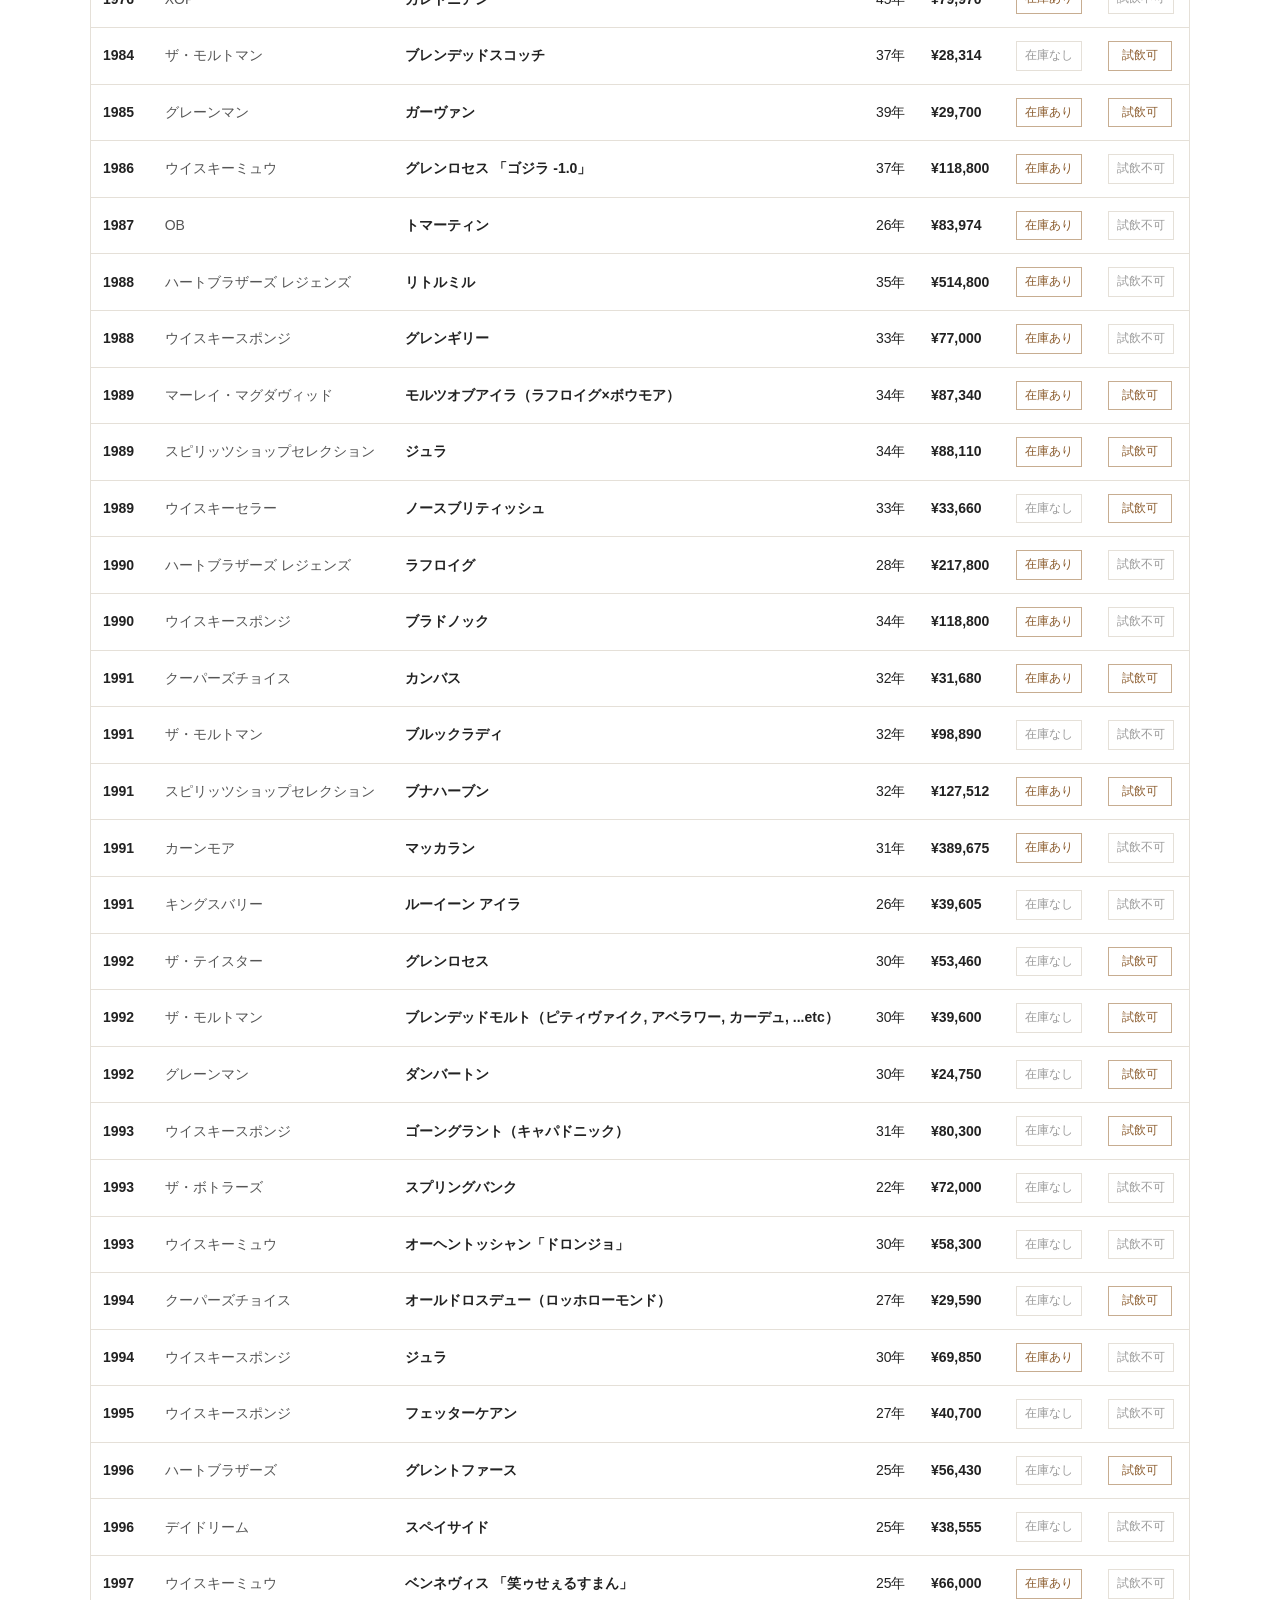
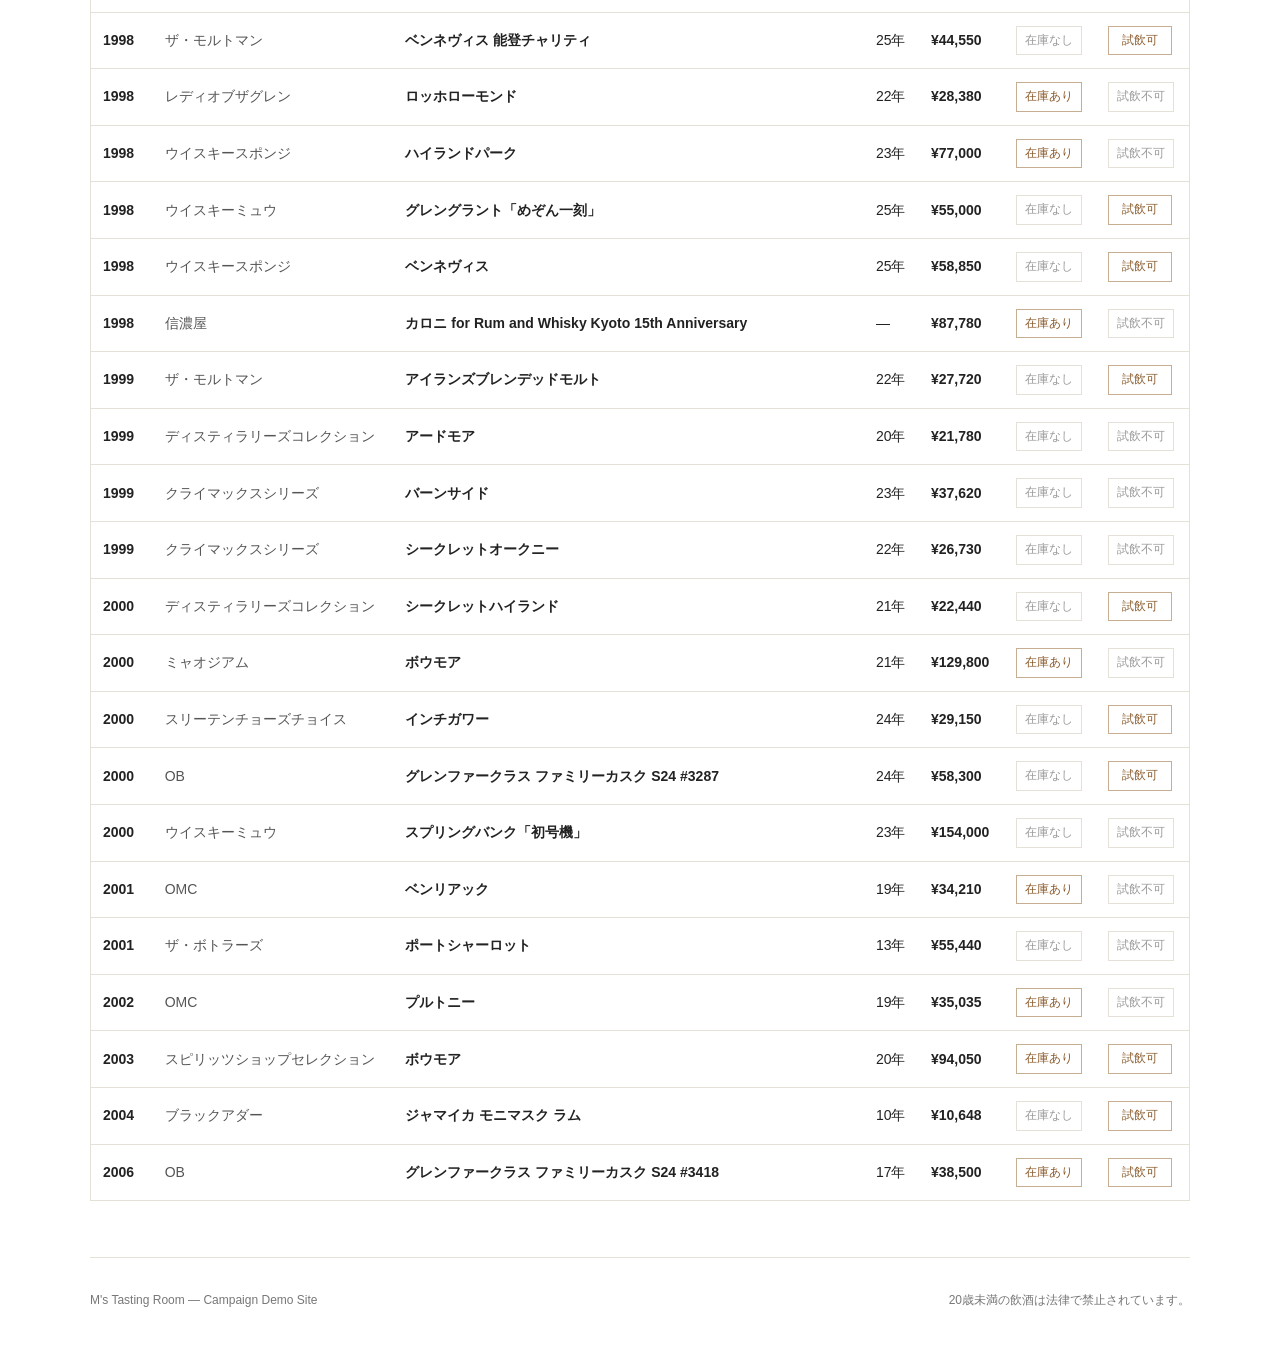
<file: campaigns/japanese-whisky-feature-2025-03/index.html>
<!doctype html>
<html lang="ja">
<head>
  <meta charset="utf-8" />
  <meta name="viewport" content="width=device-width, initial-scale=1" />
  <title>M's Tasting Room｜Campaign List</title>
  <meta name="description" content="M's Tasting Roomの企画用デモサイト。企画ごとの商品リストを掲載しています。" />
  <meta name="robots" content="noindex, nofollow" />
  <link rel="stylesheet" href="../../assets/css/style.css" />
</head>
<body data-data-path="../../data/campaigns.json" data-campaign-id="japanese-whisky-feature-2025-03">
  <header class="site-header">
    <a class="brand" href="https://whisky-tastingroom.com/shop/ms-tastingroom/" target="_blank" rel="noopener noreferrer" aria-label="M's Tasting Room 親会社サイトへ">
      <img class="brand-logo" src="../../assets/images/logo.jpg" alt="LIQUOR SHOP M's Tasting Room" />
    </a>
    <nav class="site-nav" aria-label="Primary navigation">
      <a href="../../">最新企画</a>
      <a href="#campaign">企画概要</a>
      <a href="#list">商品リスト</a>
      <a href="../../campaigns/">バックナンバー</a>
    </nav>
  </header>

  <main id="top">
    <section class="hero section-shell">
      <div class="hero-copy">
        <p class="eyebrow" id="campaignPeriod">Monthly Campaign</p>
        <h1 id="heroTitle">Campaign List</h1>
        <p class="hero-lead" id="heroLead">企画ごとのウイスキーリストを掲載しています。</p>
        <div class="hero-actions">
          <a class="button" href="#list">商品リストを見る</a>
          <a class="button secondary" href="../../campaigns/">バックナンバーを見る</a>
        </div>
      </div>
      <div class="hero-visual"><img src="../../assets/images/main.jpg" alt="M's Tasting Roomのウイスキー棚" /></div>
    </section>

    <section id="campaign" class="section-shell campaign-section">
      <div class="section-title">
        <p class="eyebrow">Campaign</p>
        <h2 id="campaignTitle">企画タイトル</h2>
      </div>
      <p id="campaignLead">企画説明を読み込み中です。</p>
</section>

    <section id="list" class="section-shell list-section">
      <div class="section-heading">
        <div>
          <p class="eyebrow">Bottle List</p>
          <h2>商品リスト</h2>
        </div>
        <p class="result-count"><span id="resultCount">0</span> 件表示</p>
      </div>

      <div class="toolbar" aria-label="filter controls">
        <label class="control control-wide">
          <span>検索</span>
          <input id="searchInput" type="search" placeholder="蒸留所・シリーズ・年で検索" autocomplete="off" />
        </label>
        <label class="control">
          <span>年代</span>
          <select id="yearFilter">
            <option value="all">すべて</option>
            <option value="1960">1960年代</option>
            <option value="1970">1970年代</option>
            <option value="1980">1980年代</option>
            <option value="1990">1990年代</option>
            <option value="2000">2000年代</option>
            <option value="2010">2010年代</option>
            <option value="2020">2020年代</option>
          </select>
        </label>
        <label class="control">
          <span>在庫</span>
          <select id="stockFilter">
            <option value="all">すべて</option>
            <option value="true">在庫あり</option>
            <option value="false">在庫なし</option>
          </select>
        </label>
        <label class="control">
          <span>試飲</span>
          <select id="tastingFilter">
            <option value="all">すべて</option>
            <option value="true">試飲可</option>
            <option value="false">試飲不可</option>
          </select>
        </label>
        <label class="control">
          <span>並び順</span>
          <select id="sortSelect">
            <option value="year-asc">蒸留年が古い順</option>
            <option value="year-desc">蒸留年が新しい順</option>
            <option value="price-asc">価格が低い順</option>
            <option value="price-desc">価格が高い順</option>
            <option value="age-desc">熟成年数が長い順</option>
          </select>
        </label>
      </div>

      <div class="table-wrap" role="region" aria-label="Whisky list table" tabindex="0">
        <table>
          <thead>
            <tr>
              <th>蒸留年</th>
              <th>ボトリング / シリーズ</th>
              <th>蒸留所</th>
              <th>年数</th>
              <th>価格</th>
              <th>在庫</th>
              <th>試飲</th>
            </tr>
          </thead>
          <tbody id="tableBody"></tbody>
        </table>
      </div>

      <div id="cardList" class="card-list" aria-label="Whisky list cards"></div>
      <p id="emptyMessage" class="empty-message" hidden>条件に一致するボトルがありません。</p>
    </section>
  </main>

  <footer class="site-footer">
    <p>M's Tasting Room — Campaign Demo Site</p>
    <p>20歳未満の飲酒は法律で禁止されています。</p>
  </footer>

  <script src="../../assets/js/main.js"></script>
</body>
</html>
</file>
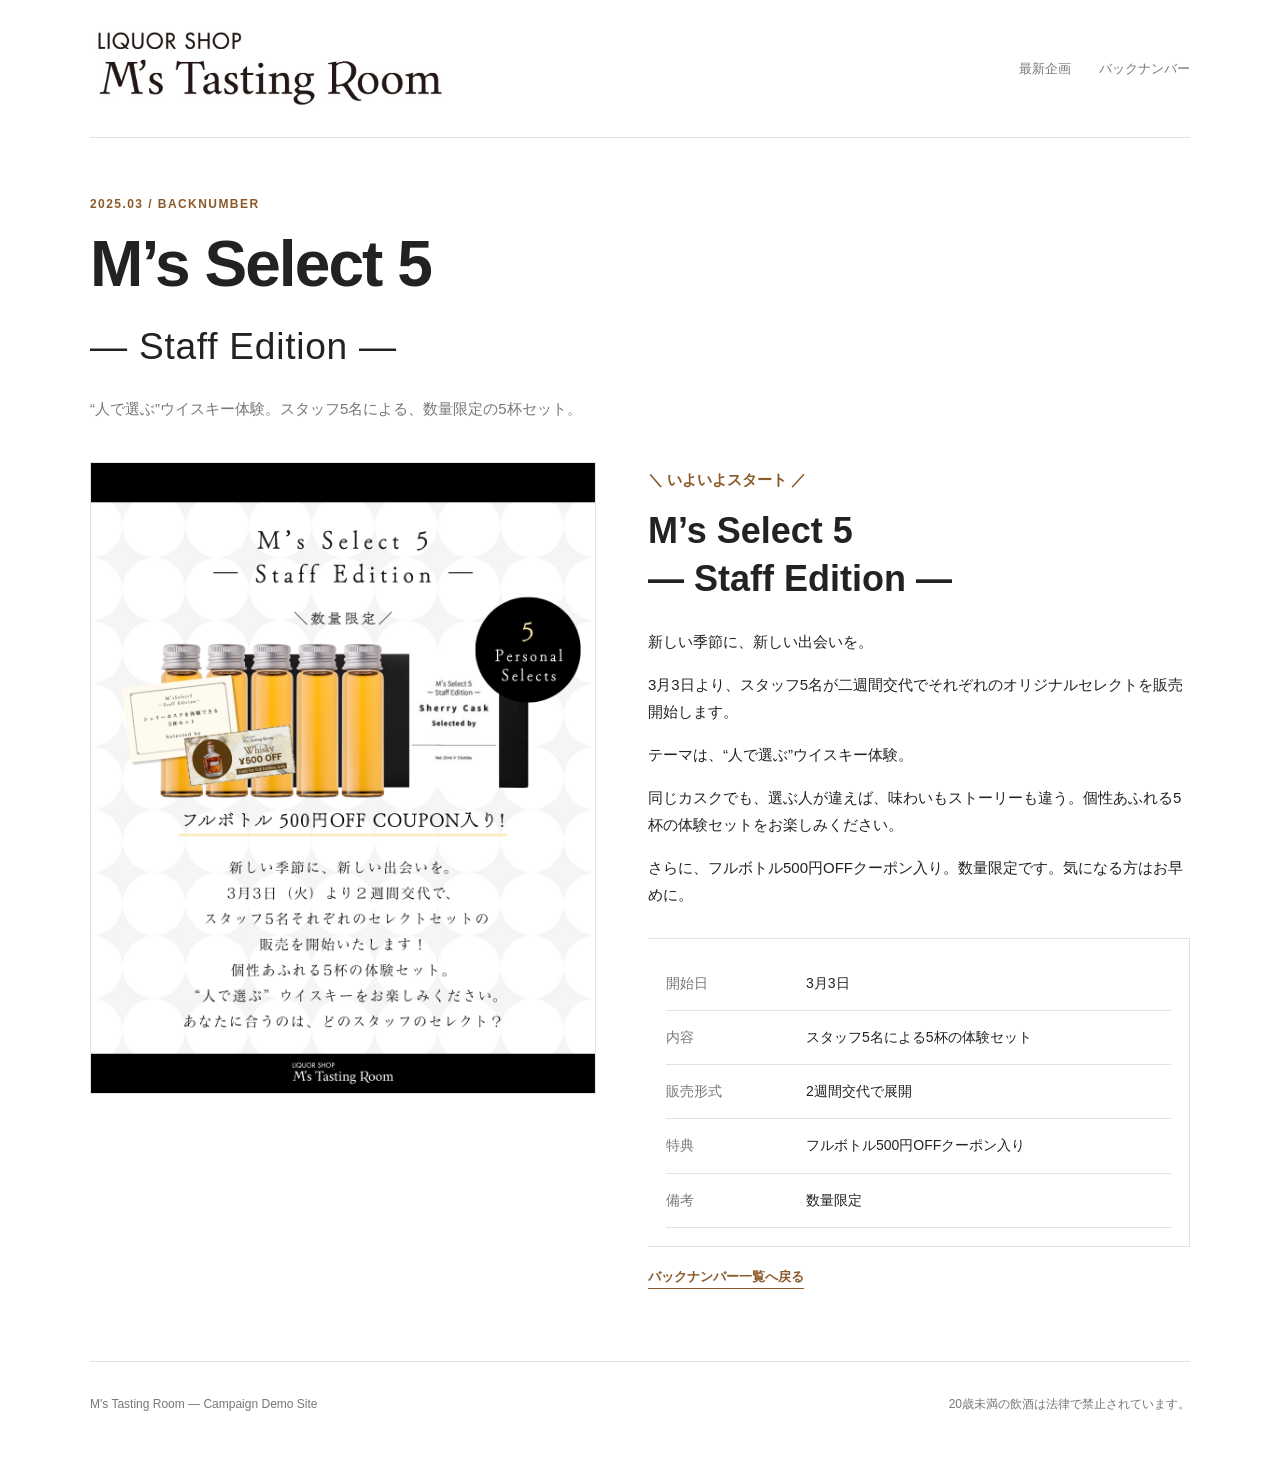
<file: campaigns/ms-select-5-staff-edition-2025-03/index.html>
<!doctype html>
<html lang="ja">
<head>
  <meta charset="utf-8" />
  <meta name="viewport" content="width=device-width, initial-scale=1" />
  <title>M's Tasting Room｜M’s Select 5 — Staff Edition —</title>
  <meta name="description" content="M’s Select 5 — Staff Edition —。スタッフ5名がそれぞれのオリジナルセレクトを販売する、数量限定のウイスキー体験セット企画です。" />
  <meta name="robots" content="noindex, nofollow" />
  <link rel="stylesheet" href="../../assets/css/style.css" />
</head>
<body>
  <header class="site-header">
    <a class="brand" href="https://whisky-tastingroom.com/shop/ms-tastingroom/" target="_blank" rel="noopener noreferrer" aria-label="M's Tasting Room 親会社サイトへ">
      <img class="brand-logo" src="../../assets/images/logo.jpg" alt="LIQUOR SHOP M's Tasting Room" />
    </a>
    <nav class="site-nav" aria-label="Primary navigation">
      <a href="../../">最新企画</a>
      <a href="../../campaigns/">バックナンバー</a>
    </nav>
  </header>

  <main id="top">
    <article class="campaign-article section-shell">
      <div class="article-heading">
        <p class="eyebrow">2025.03 / Backnumber</p>
        <h1>M’s Select 5<br><span>— Staff Edition —</span></h1>
        <p class="hero-lead">“人で選ぶ”ウイスキー体験。スタッフ5名による、数量限定の5杯セット。</p>
      </div>

      <div class="article-layout">
        <figure class="campaign-poster">
          <img src="../../assets/images/ms-select-5-staff-edition.png" alt="M’s Select 5 Staff Edition 告知ビジュアル" />
        </figure>

        <section class="article-copy" aria-label="企画概要">
          <p class="intro-line">＼ いよいよスタート ／</p>
          <h2>M’s Select 5<br>— Staff Edition —</h2>
          <p>新しい季節に、新しい出会いを。</p>
          <p>3月3日より、スタッフ5名が二週間交代でそれぞれのオリジナルセレクトを販売開始します。</p>
          <p>テーマは、“人で選ぶ”ウイスキー体験。</p>
          <p>同じカスクでも、選ぶ人が違えば、味わいもストーリーも違う。個性あふれる5杯の体験セットをお楽しみください。</p>
          <p>さらに、フルボトル500円OFFクーポン入り。数量限定です。気になる方はお早めに。</p>

          <dl class="info-list">
            <div>
              <dt>開始日</dt>
              <dd>3月3日</dd>
            </div>
            <div>
              <dt>内容</dt>
              <dd>スタッフ5名による5杯の体験セット</dd>
            </div>
            <div>
              <dt>販売形式</dt>
              <dd>2週間交代で展開</dd>
            </div>
            <div>
              <dt>特典</dt>
              <dd>フルボトル500円OFFクーポン入り</dd>
            </div>
            <div>
              <dt>備考</dt>
              <dd>数量限定</dd>
            </div>
          </dl>

          <a class="text-link" href="../../campaigns/">バックナンバー一覧へ戻る</a>
        </section>
      </div>
    </article>
  </main>

  <footer class="site-footer">
    <p>M's Tasting Room — Campaign Demo Site</p>
    <p>20歳未満の飲酒は法律で禁止されています。</p>
  </footer>
</body>
</html>
</file>
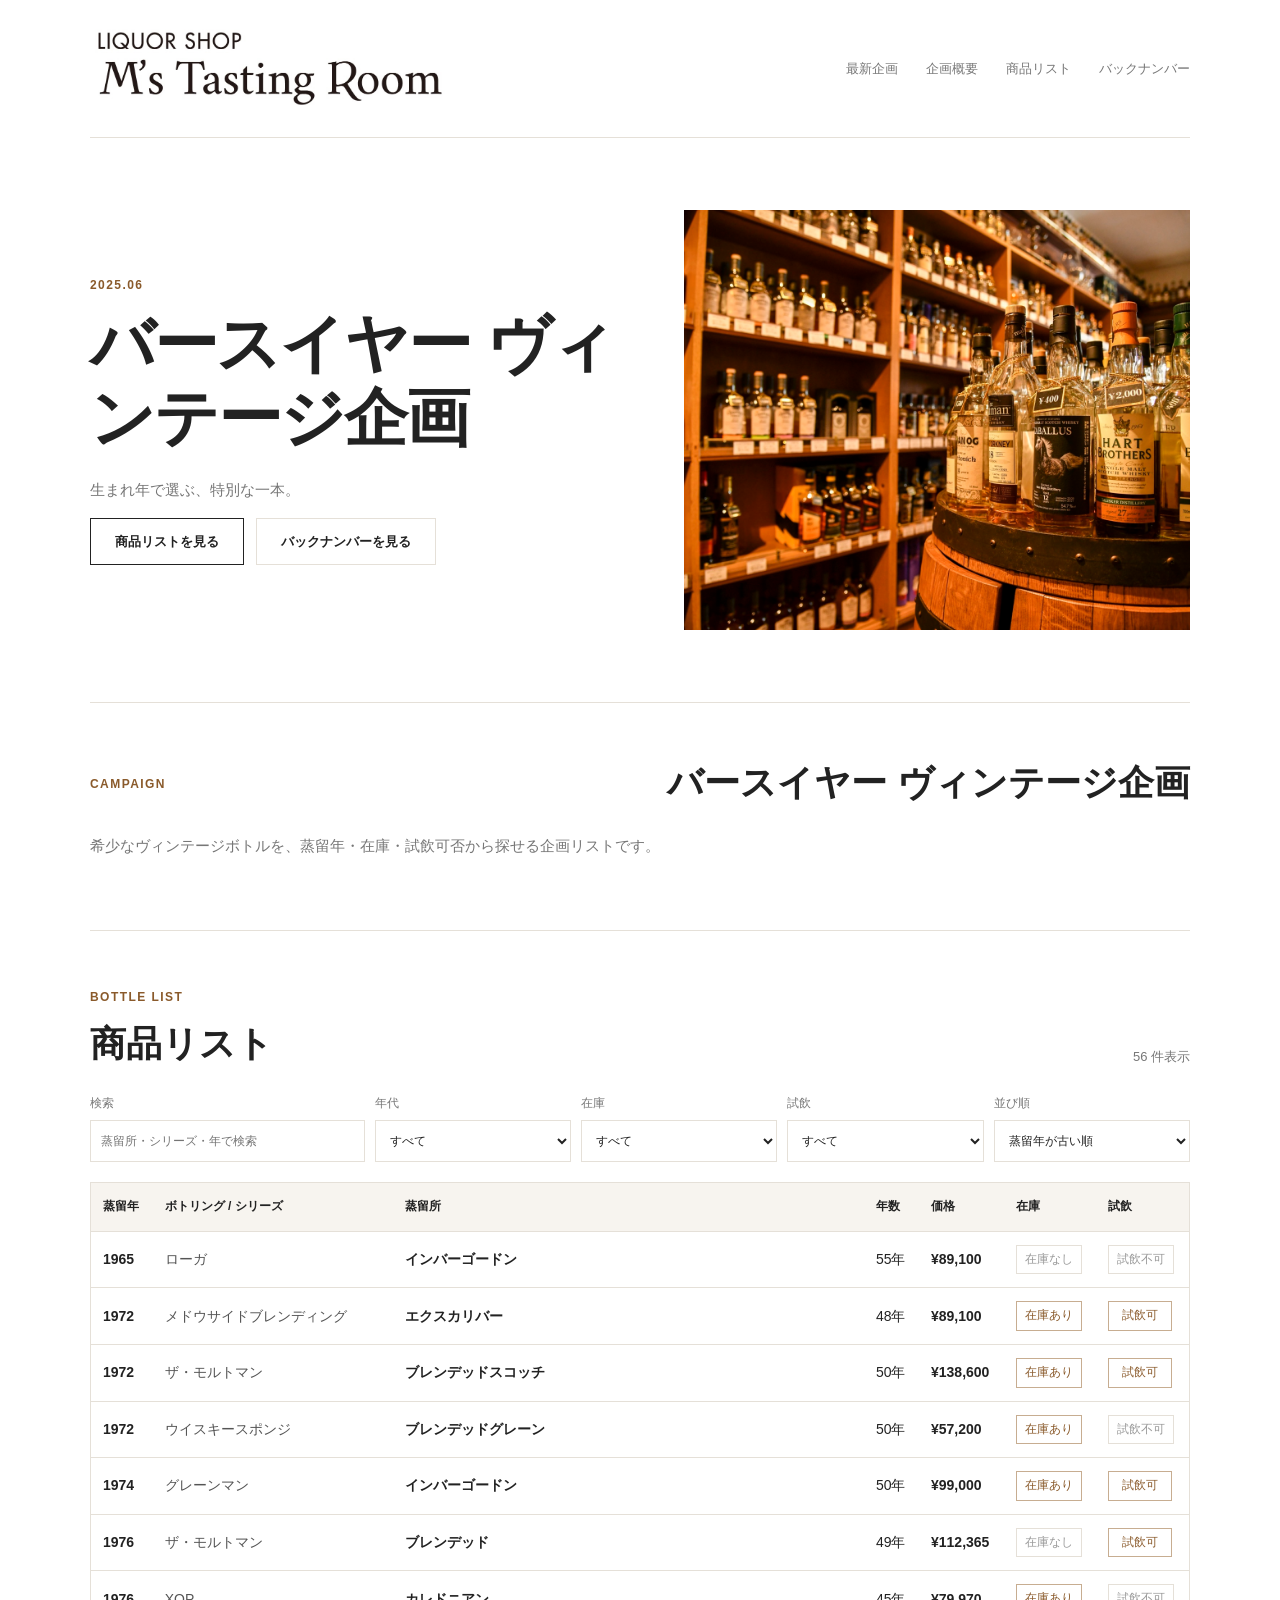
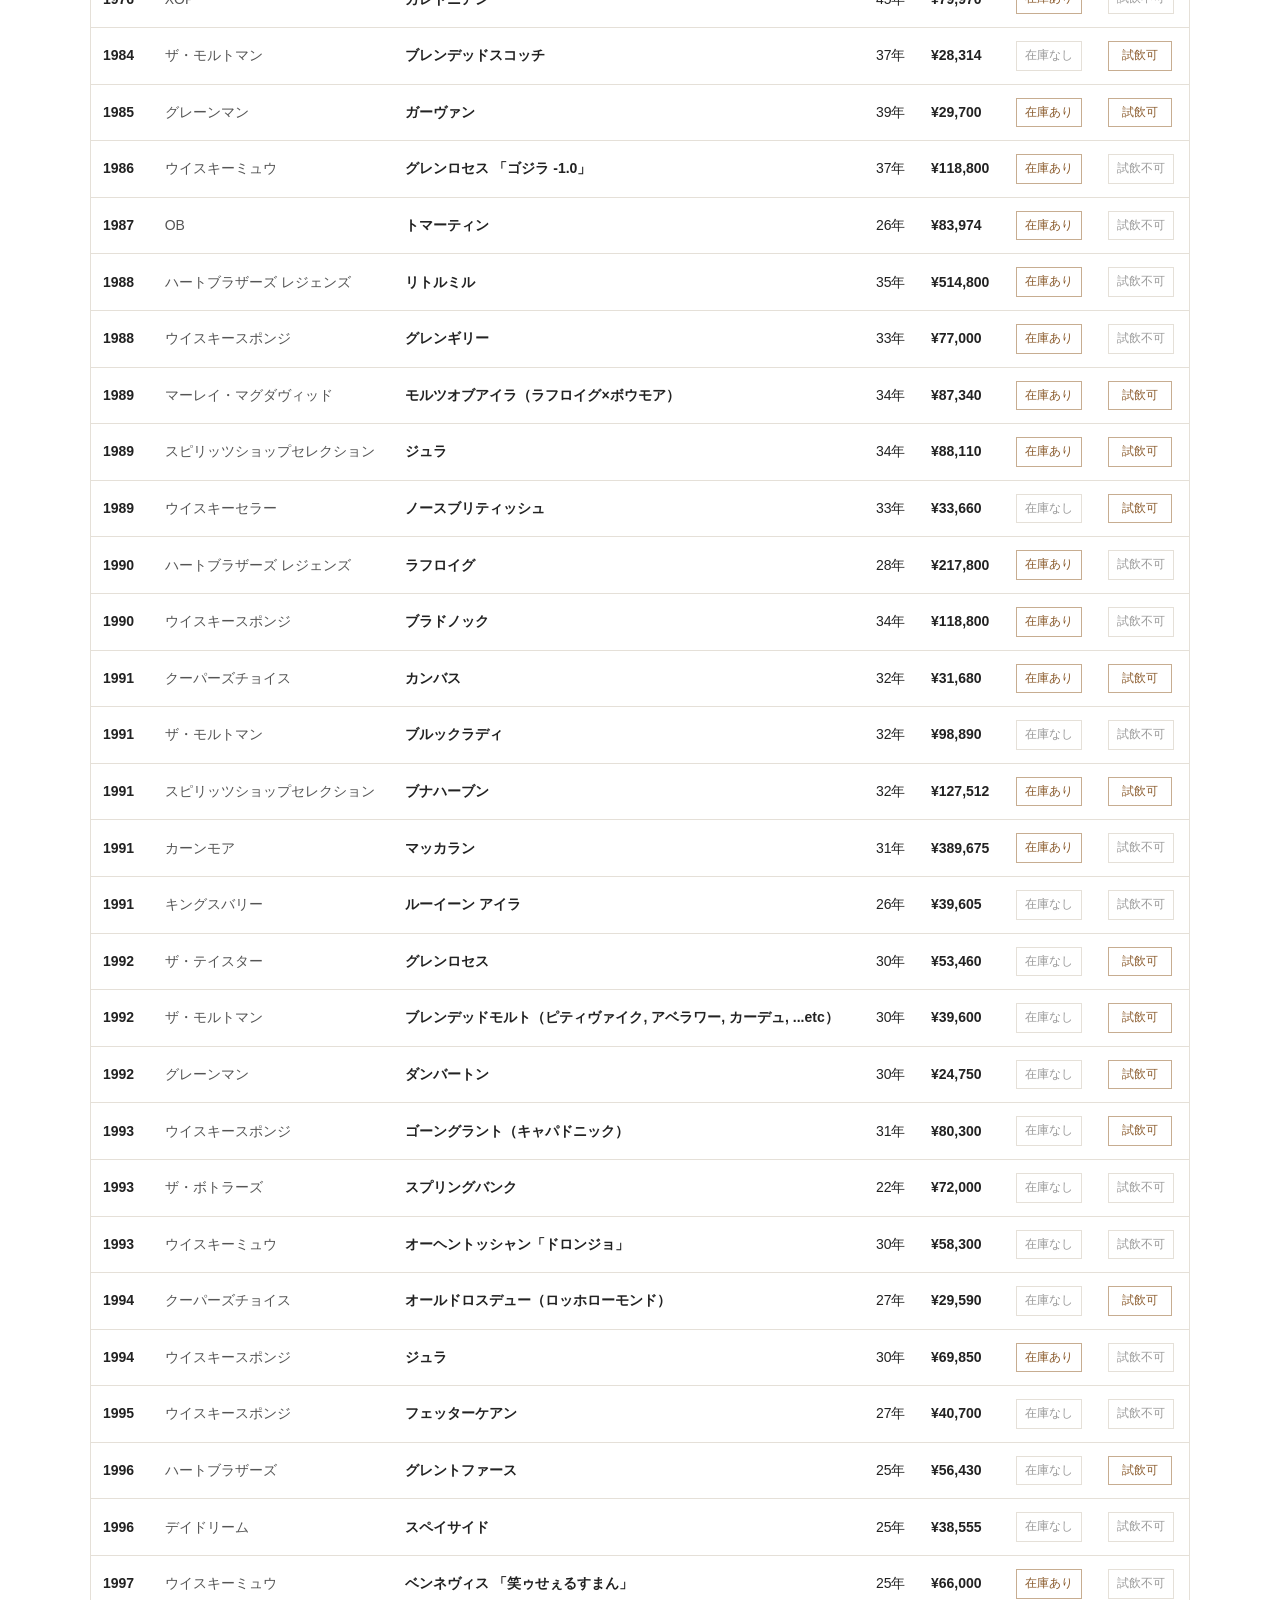
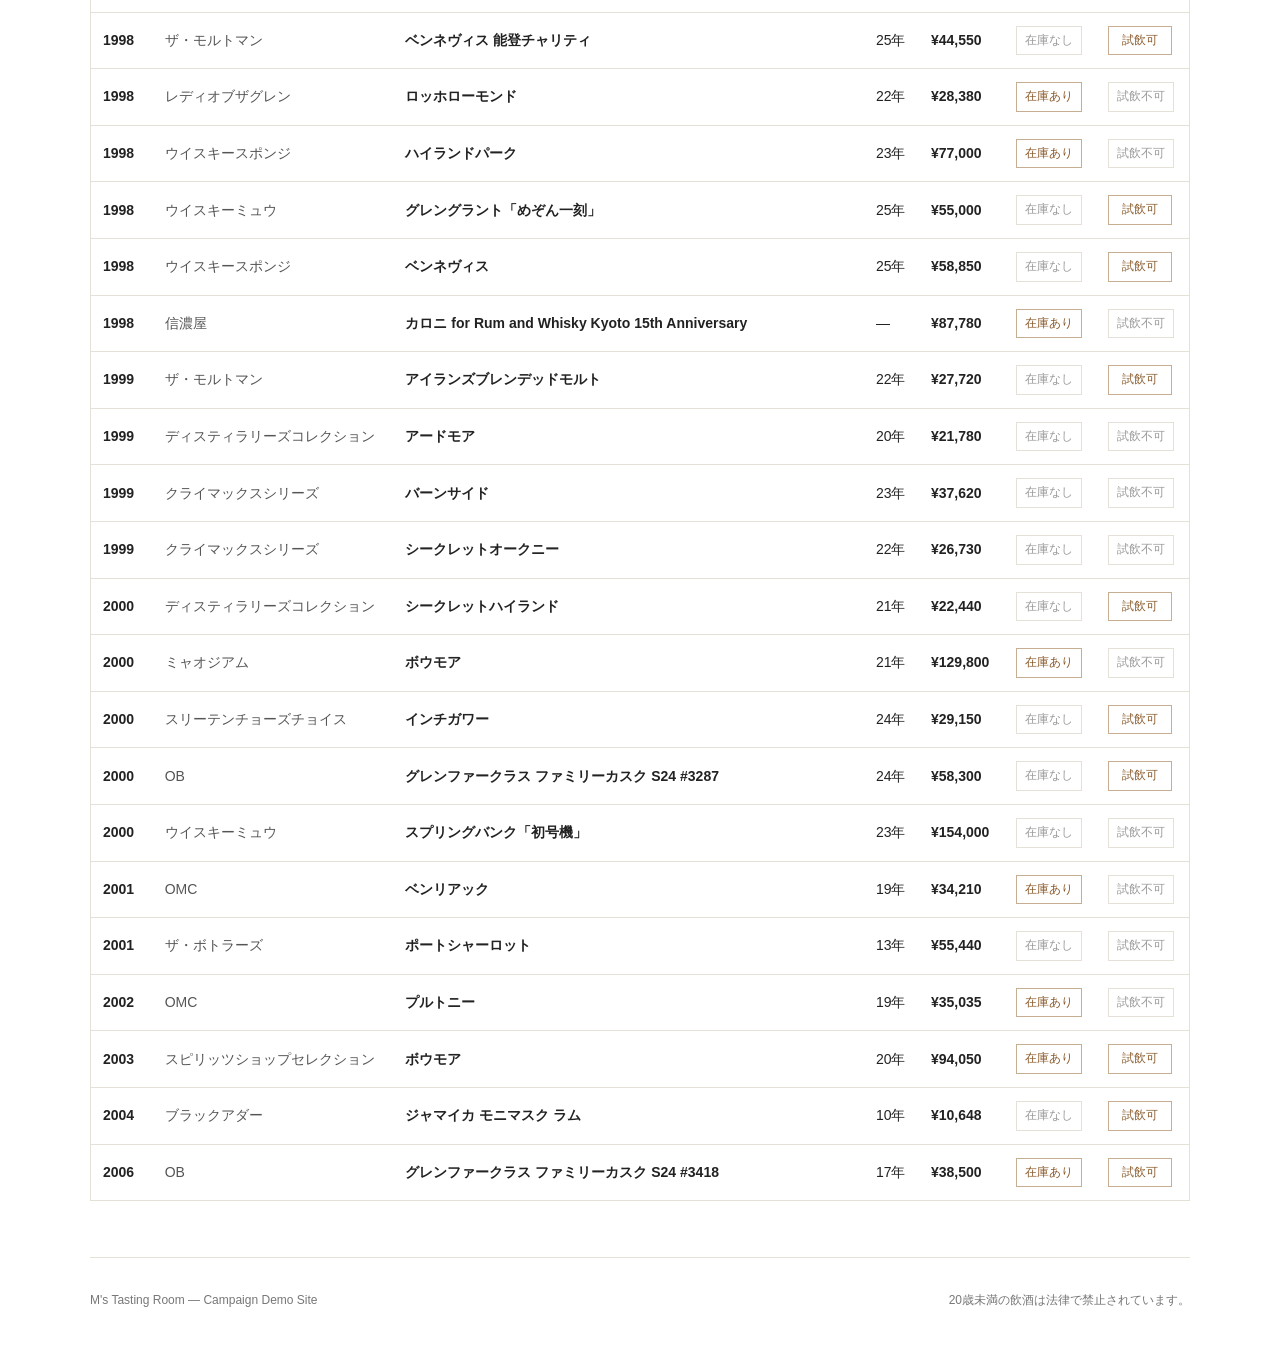
<file: campaigns/peated-malt-selection-2025-05/index.html>
<!doctype html>
<html lang="ja">
<head>
  <meta charset="utf-8" />
  <meta name="viewport" content="width=device-width, initial-scale=1" />
  <title>M's Tasting Room｜Campaign List</title>
  <meta name="description" content="M's Tasting Roomの企画用デモサイト。企画ごとの商品リストを掲載しています。" />
  <meta name="robots" content="noindex, nofollow" />
  <link rel="stylesheet" href="../../assets/css/style.css" />
</head>
<body data-data-path="../../data/campaigns.json" data-campaign-id="peated-malt-selection-2025-05">
  <header class="site-header">
    <a class="brand" href="https://whisky-tastingroom.com/shop/ms-tastingroom/" target="_blank" rel="noopener noreferrer" aria-label="M's Tasting Room 親会社サイトへ">
      <img class="brand-logo" src="../../assets/images/logo.jpg" alt="LIQUOR SHOP M's Tasting Room" />
    </a>
    <nav class="site-nav" aria-label="Primary navigation">
      <a href="../../">最新企画</a>
      <a href="#campaign">企画概要</a>
      <a href="#list">商品リスト</a>
      <a href="../../campaigns/">バックナンバー</a>
    </nav>
  </header>

  <main id="top">
    <section class="hero section-shell">
      <div class="hero-copy">
        <p class="eyebrow" id="campaignPeriod">Monthly Campaign</p>
        <h1 id="heroTitle">Campaign List</h1>
        <p class="hero-lead" id="heroLead">企画ごとのウイスキーリストを掲載しています。</p>
        <div class="hero-actions">
          <a class="button" href="#list">商品リストを見る</a>
          <a class="button secondary" href="../../campaigns/">バックナンバーを見る</a>
        </div>
      </div>
      <div class="hero-visual"><img src="../../assets/images/main.jpg" alt="M's Tasting Roomのウイスキー棚" /></div>
    </section>

    <section id="campaign" class="section-shell campaign-section">
      <div class="section-title">
        <p class="eyebrow">Campaign</p>
        <h2 id="campaignTitle">企画タイトル</h2>
      </div>
      <p id="campaignLead">企画説明を読み込み中です。</p>
</section>

    <section id="list" class="section-shell list-section">
      <div class="section-heading">
        <div>
          <p class="eyebrow">Bottle List</p>
          <h2>商品リスト</h2>
        </div>
        <p class="result-count"><span id="resultCount">0</span> 件表示</p>
      </div>

      <div class="toolbar" aria-label="filter controls">
        <label class="control control-wide">
          <span>検索</span>
          <input id="searchInput" type="search" placeholder="蒸留所・シリーズ・年で検索" autocomplete="off" />
        </label>
        <label class="control">
          <span>年代</span>
          <select id="yearFilter">
            <option value="all">すべて</option>
            <option value="1960">1960年代</option>
            <option value="1970">1970年代</option>
            <option value="1980">1980年代</option>
            <option value="1990">1990年代</option>
            <option value="2000">2000年代</option>
            <option value="2010">2010年代</option>
            <option value="2020">2020年代</option>
          </select>
        </label>
        <label class="control">
          <span>在庫</span>
          <select id="stockFilter">
            <option value="all">すべて</option>
            <option value="true">在庫あり</option>
            <option value="false">在庫なし</option>
          </select>
        </label>
        <label class="control">
          <span>試飲</span>
          <select id="tastingFilter">
            <option value="all">すべて</option>
            <option value="true">試飲可</option>
            <option value="false">試飲不可</option>
          </select>
        </label>
        <label class="control">
          <span>並び順</span>
          <select id="sortSelect">
            <option value="year-asc">蒸留年が古い順</option>
            <option value="year-desc">蒸留年が新しい順</option>
            <option value="price-asc">価格が低い順</option>
            <option value="price-desc">価格が高い順</option>
            <option value="age-desc">熟成年数が長い順</option>
          </select>
        </label>
      </div>

      <div class="table-wrap" role="region" aria-label="Whisky list table" tabindex="0">
        <table>
          <thead>
            <tr>
              <th>蒸留年</th>
              <th>ボトリング / シリーズ</th>
              <th>蒸留所</th>
              <th>年数</th>
              <th>価格</th>
              <th>在庫</th>
              <th>試飲</th>
            </tr>
          </thead>
          <tbody id="tableBody"></tbody>
        </table>
      </div>

      <div id="cardList" class="card-list" aria-label="Whisky list cards"></div>
      <p id="emptyMessage" class="empty-message" hidden>条件に一致するボトルがありません。</p>
    </section>
  </main>

  <footer class="site-footer">
    <p>M's Tasting Room — Campaign Demo Site</p>
    <p>20歳未満の飲酒は法律で禁止されています。</p>
  </footer>

  <script src="../../assets/js/main.js"></script>
</body>
</html>
</file>
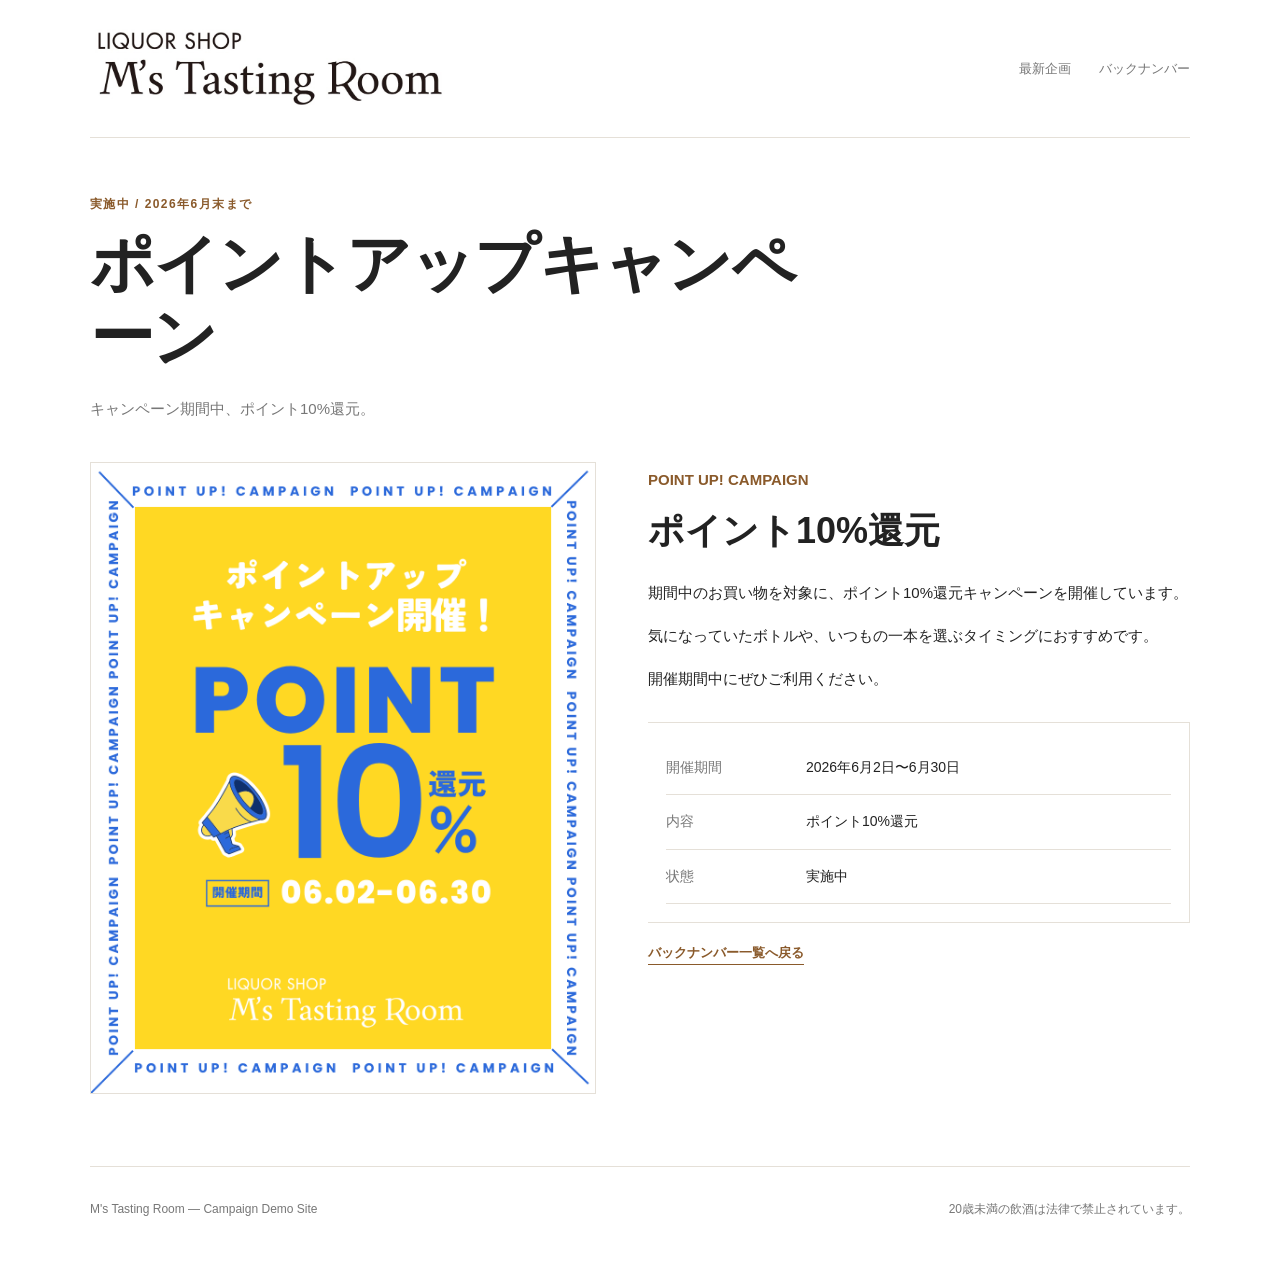
<file: campaigns/point-up-campaign/index.html>
<!doctype html>
<html lang="ja">
<head>
  <meta charset="utf-8" />
  <meta name="viewport" content="width=device-width, initial-scale=1" />
  <title>M's Tasting Room｜ポイントアップキャンペーン</title>
  <meta name="description" content="キャンペーン期間中、ポイント10%還元。" />
  <meta name="robots" content="noindex, nofollow" />
  <link rel="stylesheet" href="../../assets/css/style.css" />
</head>
<body>
  <header class="site-header">
    <a class="brand" href="https://whisky-tastingroom.com/shop/ms-tastingroom/" target="_blank" rel="noopener noreferrer" aria-label="M's Tasting Room 親会社サイトへ">
      <img class="brand-logo" src="../../assets/images/logo.jpg" alt="LIQUOR SHOP M's Tasting Room" />
    </a>
    <nav class="site-nav" aria-label="Primary navigation">
      <a href="../../">最新企画</a>
      <a href="../../campaigns/">バックナンバー</a>
    </nav>
  </header>

  <main id="top">
    <article class="campaign-article section-shell">
      <div class="article-heading">
        <p class="eyebrow">実施中 / 2026年6月末まで</p>
        <h1>ポイントアップキャンペーン</h1>
        <p class="hero-lead">キャンペーン期間中、ポイント10%還元。</p>
      </div>

      <div class="article-layout">
        <figure class="campaign-poster">
          <img src="../../assets/images/campaign-point-up.png" alt="ポイントアップキャンペーン 告知ビジュアル" />
        </figure>

        <section class="article-copy" aria-label="企画概要">
          <p class="intro-line">POINT UP! CAMPAIGN</p>
          <h2>ポイント10%還元</h2>
          <p>期間中のお買い物を対象に、ポイント10%還元キャンペーンを開催しています。</p>
          <p>気になっていたボトルや、いつもの一本を選ぶタイミングにおすすめです。</p>
          <p>開催期間中にぜひご利用ください。</p>

          <dl class="info-list">
            <div>
              <dt>開催期間</dt>
              <dd>2026年6月2日〜6月30日</dd>
            </div>
            <div>
              <dt>内容</dt>
              <dd>ポイント10%還元</dd>
            </div>
            <div>
              <dt>状態</dt>
              <dd>実施中</dd>
            </div>
          </dl>

          <a class="text-link" href="../../campaigns/">バックナンバー一覧へ戻る</a>
        </section>
      </div>
    </article>
  </main>

  <footer class="site-footer">
    <p>M's Tasting Room — Campaign Demo Site</p>
    <p>20歳未満の飲酒は法律で禁止されています。</p>
  </footer>
</body>
</html>
</file>
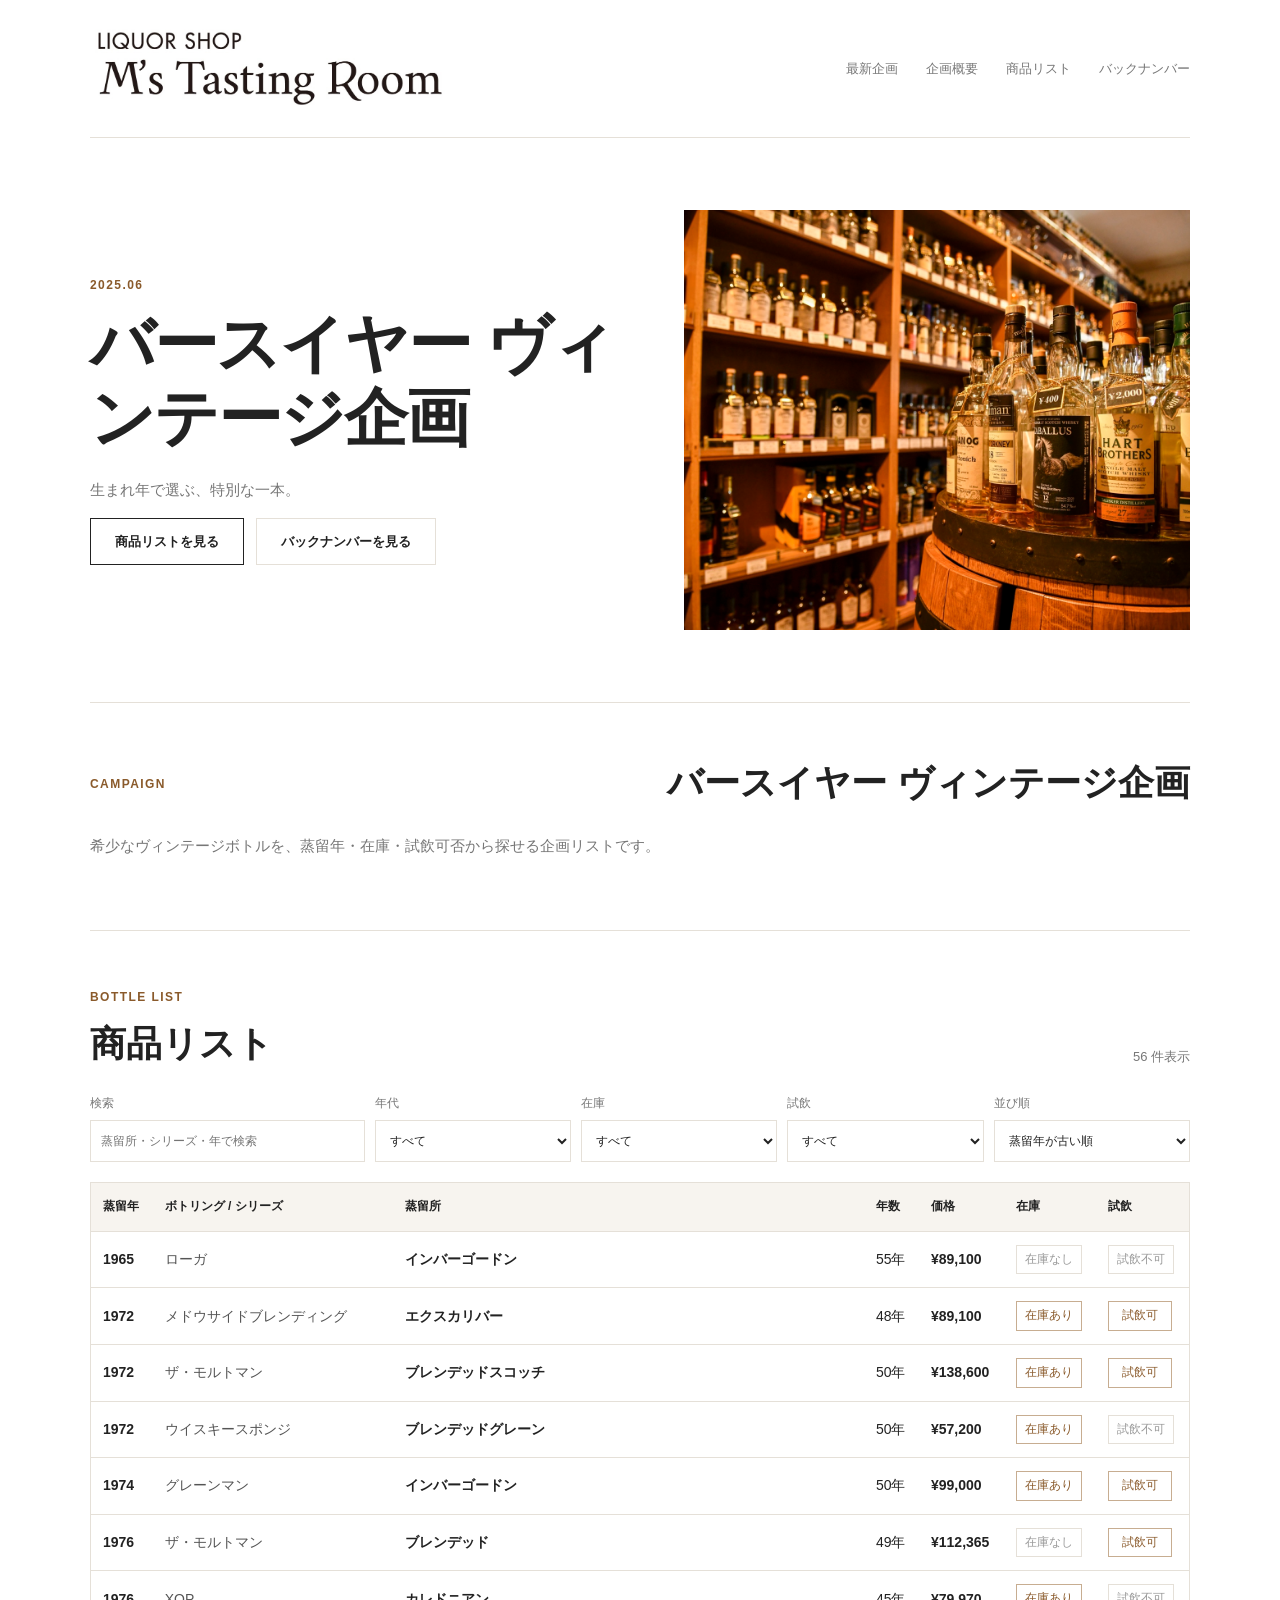
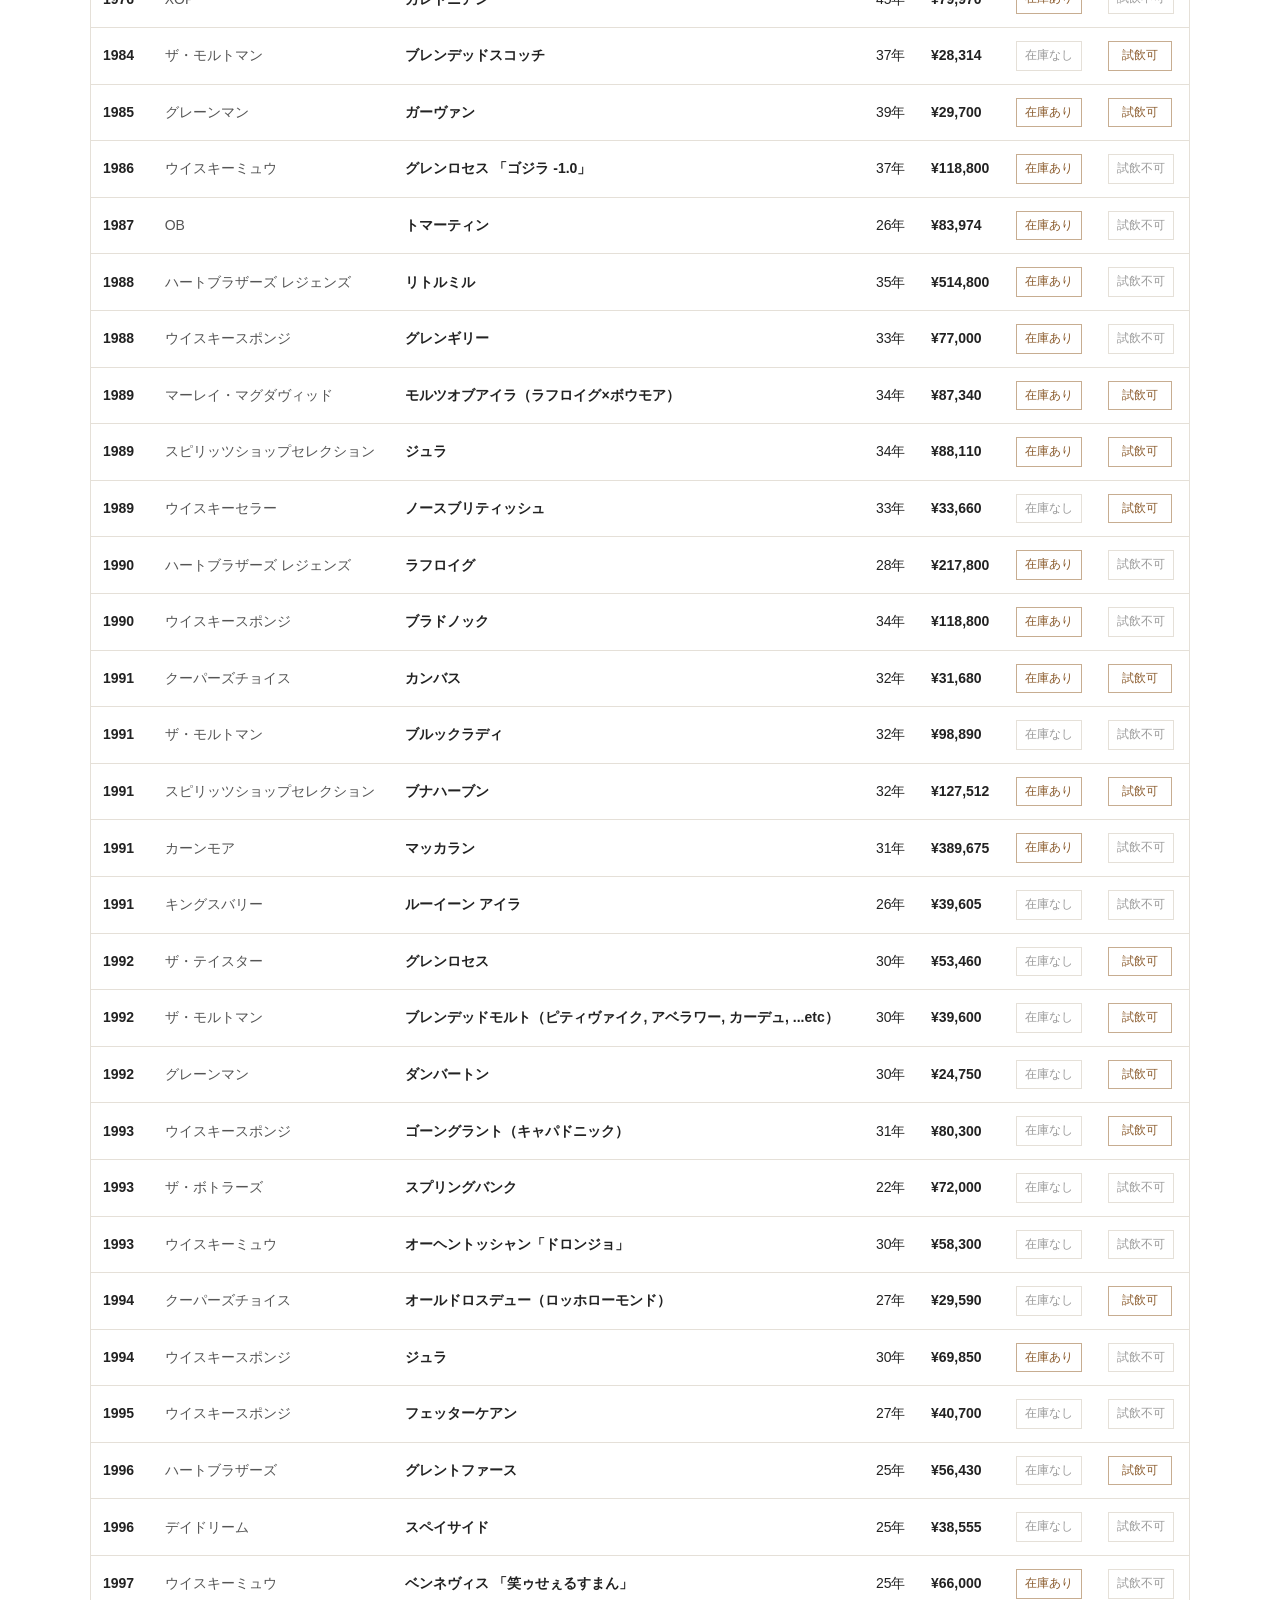
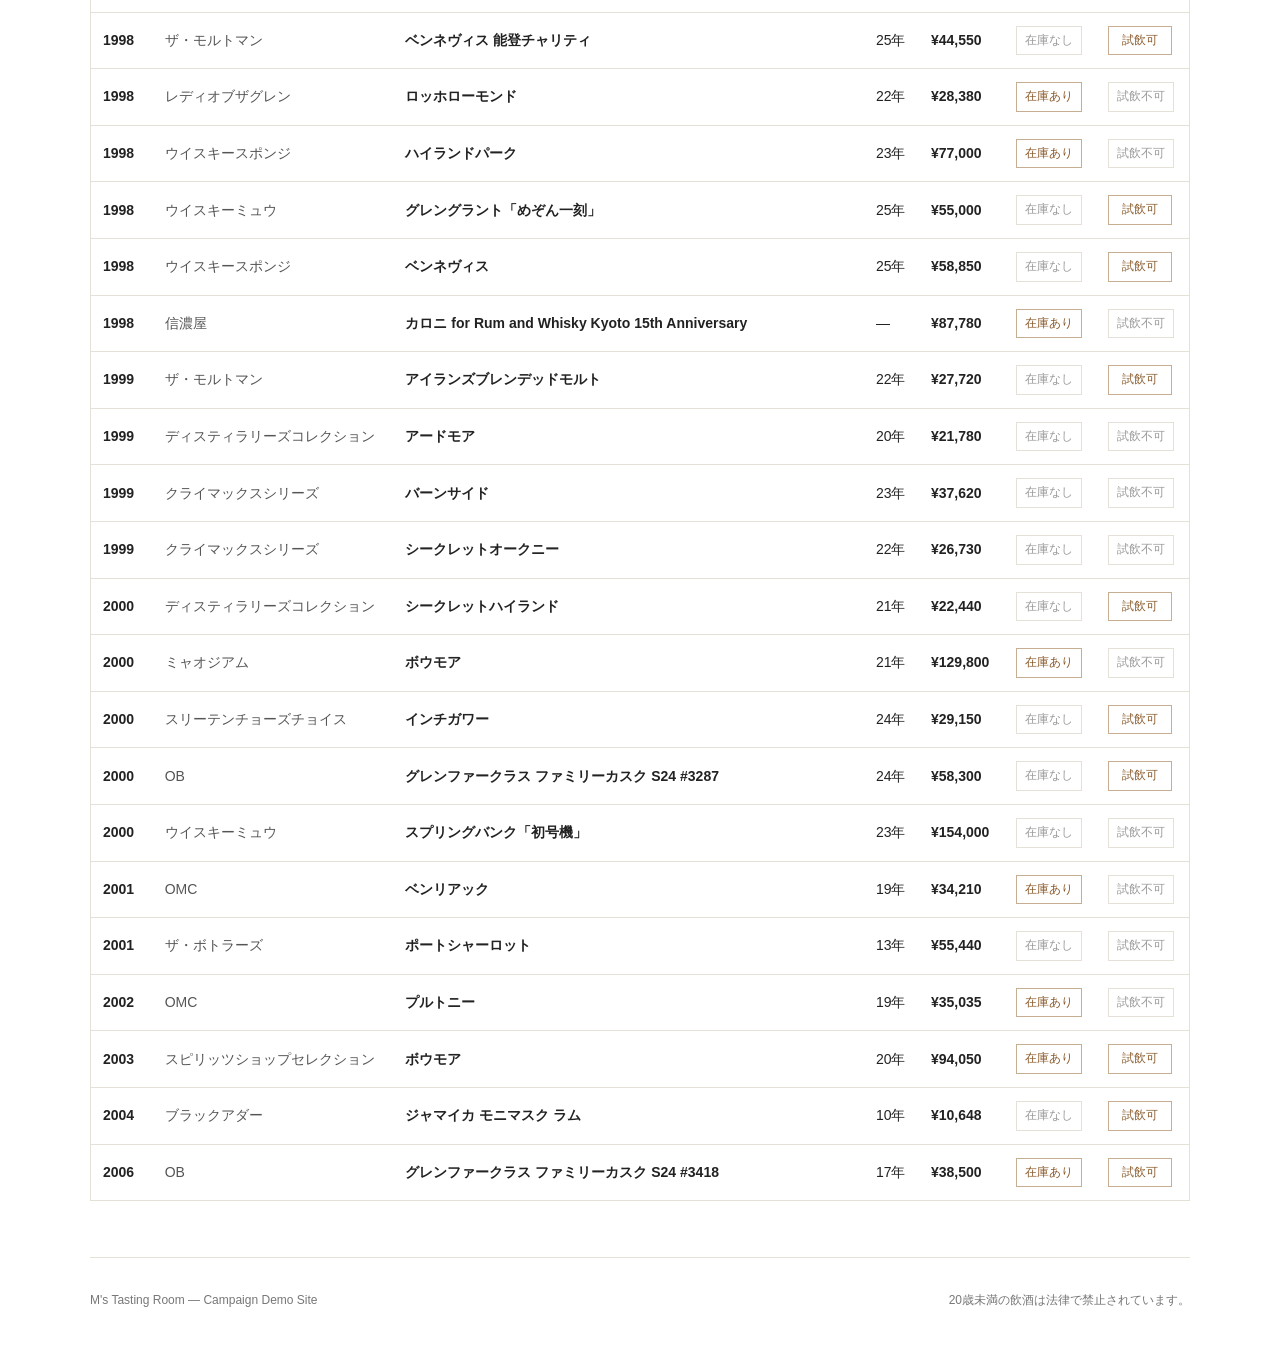
<file: campaigns/sherry-cask-collection-2025-04/index.html>
<!doctype html>
<html lang="ja">
<head>
  <meta charset="utf-8" />
  <meta name="viewport" content="width=device-width, initial-scale=1" />
  <title>M's Tasting Room｜Campaign List</title>
  <meta name="description" content="M's Tasting Roomの企画用デモサイト。企画ごとの商品リストを掲載しています。" />
  <meta name="robots" content="noindex, nofollow" />
  <link rel="stylesheet" href="../../assets/css/style.css" />
</head>
<body data-data-path="../../data/campaigns.json" data-campaign-id="sherry-cask-collection-2025-04">
  <header class="site-header">
    <a class="brand" href="https://whisky-tastingroom.com/shop/ms-tastingroom/" target="_blank" rel="noopener noreferrer" aria-label="M's Tasting Room 親会社サイトへ">
      <img class="brand-logo" src="../../assets/images/logo.jpg" alt="LIQUOR SHOP M's Tasting Room" />
    </a>
    <nav class="site-nav" aria-label="Primary navigation">
      <a href="../../">最新企画</a>
      <a href="#campaign">企画概要</a>
      <a href="#list">商品リスト</a>
      <a href="../../campaigns/">バックナンバー</a>
    </nav>
  </header>

  <main id="top">
    <section class="hero section-shell">
      <div class="hero-copy">
        <p class="eyebrow" id="campaignPeriod">Monthly Campaign</p>
        <h1 id="heroTitle">Campaign List</h1>
        <p class="hero-lead" id="heroLead">企画ごとのウイスキーリストを掲載しています。</p>
        <div class="hero-actions">
          <a class="button" href="#list">商品リストを見る</a>
          <a class="button secondary" href="../../campaigns/">バックナンバーを見る</a>
        </div>
      </div>
      <div class="hero-visual"><img src="../../assets/images/main.jpg" alt="M's Tasting Roomのウイスキー棚" /></div>
    </section>

    <section id="campaign" class="section-shell campaign-section">
      <div class="section-title">
        <p class="eyebrow">Campaign</p>
        <h2 id="campaignTitle">企画タイトル</h2>
      </div>
      <p id="campaignLead">企画説明を読み込み中です。</p>
</section>

    <section id="list" class="section-shell list-section">
      <div class="section-heading">
        <div>
          <p class="eyebrow">Bottle List</p>
          <h2>商品リスト</h2>
        </div>
        <p class="result-count"><span id="resultCount">0</span> 件表示</p>
      </div>

      <div class="toolbar" aria-label="filter controls">
        <label class="control control-wide">
          <span>検索</span>
          <input id="searchInput" type="search" placeholder="蒸留所・シリーズ・年で検索" autocomplete="off" />
        </label>
        <label class="control">
          <span>年代</span>
          <select id="yearFilter">
            <option value="all">すべて</option>
            <option value="1960">1960年代</option>
            <option value="1970">1970年代</option>
            <option value="1980">1980年代</option>
            <option value="1990">1990年代</option>
            <option value="2000">2000年代</option>
            <option value="2010">2010年代</option>
            <option value="2020">2020年代</option>
          </select>
        </label>
        <label class="control">
          <span>在庫</span>
          <select id="stockFilter">
            <option value="all">すべて</option>
            <option value="true">在庫あり</option>
            <option value="false">在庫なし</option>
          </select>
        </label>
        <label class="control">
          <span>試飲</span>
          <select id="tastingFilter">
            <option value="all">すべて</option>
            <option value="true">試飲可</option>
            <option value="false">試飲不可</option>
          </select>
        </label>
        <label class="control">
          <span>並び順</span>
          <select id="sortSelect">
            <option value="year-asc">蒸留年が古い順</option>
            <option value="year-desc">蒸留年が新しい順</option>
            <option value="price-asc">価格が低い順</option>
            <option value="price-desc">価格が高い順</option>
            <option value="age-desc">熟成年数が長い順</option>
          </select>
        </label>
      </div>

      <div class="table-wrap" role="region" aria-label="Whisky list table" tabindex="0">
        <table>
          <thead>
            <tr>
              <th>蒸留年</th>
              <th>ボトリング / シリーズ</th>
              <th>蒸留所</th>
              <th>年数</th>
              <th>価格</th>
              <th>在庫</th>
              <th>試飲</th>
            </tr>
          </thead>
          <tbody id="tableBody"></tbody>
        </table>
      </div>

      <div id="cardList" class="card-list" aria-label="Whisky list cards"></div>
      <p id="emptyMessage" class="empty-message" hidden>条件に一致するボトルがありません。</p>
    </section>
  </main>

  <footer class="site-footer">
    <p>M's Tasting Room — Campaign Demo Site</p>
    <p>20歳未満の飲酒は法律で禁止されています。</p>
  </footer>

  <script src="../../assets/js/main.js"></script>
</body>
</html>
</file>
<file: assets/css/style.css>
:root {
  --bg: #ffffff;
  --text: #222222;
  --muted: #777777;
  --line: #e5e0d8;
  --accent: #8a5a2b;
  --soft: #f7f4ef;
  --max: 1100px;
}

* {
  box-sizing: border-box;
}

html {
  scroll-behavior: smooth;
}

body {
  margin: 0;
  background: var(--bg);
  color: var(--text);
  font-family: Arial, "Hiragino Sans", "ヒラギノ角ゴ ProN", "Hiragino Kaku Gothic ProN", "游ゴシック", YuGothic, "メイリオ", Meiryo, sans-serif;
  font-size: 15px;
  line-height: 1.8;
}

a {
  color: inherit;
  text-decoration: none;
}

.section-shell,
.site-header,
.site-footer {
  width: min(calc(100% - 40px), var(--max));
  margin: 0 auto;
}

.site-header {
  display: flex;
  align-items: center;
  justify-content: space-between;
  padding: 24px 0;
  border-bottom: 1px solid var(--line);
}

.brand {
  display: block;
  line-height: 0;
}

.brand-logo {
  display: block;
  width: min(360px, 72vw);
  height: auto;
}

.site-nav {
  display: flex;
  gap: 28px;
  color: var(--muted);
  font-size: 13px;
}

.site-nav a:hover {
  color: var(--text);
}

.hero {
  display: grid;
  grid-template-columns: minmax(0, 1fr) minmax(320px, 46%);
  gap: 48px;
  align-items: center;
  padding: 72px 0;
}

.eyebrow {
  margin: 0 0 12px;
  color: var(--accent);
  font-size: 12px;
  font-weight: 700;
  letter-spacing: .12em;
  text-transform: uppercase;
}

h1,
h2,
p {
  margin-top: 0;
}

h1 {
  margin-bottom: 20px;
  font-size: clamp(36px, 5vw, 64px);
  line-height: 1.15;
  letter-spacing: -.03em;
}

h2 {
  margin-bottom: 0;
  font-size: clamp(24px, 3vw, 36px);
  line-height: 1.35;
}

.hero-lead,
#campaignLead {
  max-width: 620px;
  color: var(--muted);
}

.button {
  display: inline-block;
  margin-top: 12px;
  padding: 11px 24px;
  border: 1px solid var(--text);
  font-size: 13px;
  font-weight: 700;
}

.button:hover {
  background: var(--text);
  color: #ffffff;
}

.hero-visual {
  min-height: 420px;
  background: var(--soft);
  overflow: hidden;
}

.hero-visual img {
  display: block;
  width: 100%;
  height: 100%;
  min-height: 420px;
  object-fit: cover;
}

.campaign-section,
.list-section {
  padding: 56px 0;
  border-top: 1px solid var(--line);
}

.section-title,
.section-heading {
  display: flex;
  align-items: end;
  justify-content: space-between;
  gap: 24px;
  margin-bottom: 24px;
}

.result-count {
  margin: 0;
  color: var(--muted);
  font-size: 13px;
}

.summary-grid {
  display: grid;
  grid-template-columns: repeat(5, 1fr);
  gap: 0;
  margin-top: 32px;
  border-top: 1px solid var(--line);
  border-left: 1px solid var(--line);
}

dl {
  margin: 0;
  padding: 18px;
  border-right: 1px solid var(--line);
  border-bottom: 1px solid var(--line);
}

dt {
  margin-bottom: 4px;
  color: var(--muted);
  font-size: 12px;
}

dd {
  margin: 0;
  font-size: 18px;
  font-weight: 700;
}

.toolbar {
  display: grid;
  grid-template-columns: minmax(220px, 1.4fr) repeat(4, minmax(130px, 1fr));
  gap: 10px;
  margin-bottom: 20px;
}

.control {
  display: grid;
  gap: 6px;
  color: var(--muted);
  font-size: 12px;
}

input,
select {
  width: 100%;
  height: 42px;
  border: 1px solid var(--line);
  border-radius: 0;
  background: #ffffff;
  color: var(--text);
  padding: 0 10px;
  font: inherit;
}

input:focus,
select:focus {
  outline: 1px solid var(--accent);
  outline-offset: 0;
}

.table-wrap {
  overflow: auto;
  border: 1px solid var(--line);
}

table {
  width: 100%;
  min-width: 900px;
  border-collapse: collapse;
}

th,
td {
  padding: 13px 12px;
  border-bottom: 1px solid var(--line);
  text-align: left;
  vertical-align: middle;
}

th {
  background: var(--soft);
  color: var(--text);
  font-size: 12px;
  font-weight: 700;
  white-space: nowrap;
}

td {
  font-size: 14px;
}

tbody tr:last-child td {
  border-bottom: 0;
}

tbody tr:hover {
  background: #faf8f4;
}

.year-cell,
.distillery-cell,
.price-cell {
  font-weight: 700;
}

.series-cell {
  color: #555555;
}

.price-cell {
  white-space: nowrap;
}

.badge {
  display: inline-block;
  min-width: 64px;
  padding: 3px 8px;
  border: 1px solid var(--line);
  color: var(--muted);
  font-size: 12px;
  text-align: center;
}

.badge.ok {
  color: var(--accent);
  border-color: #c7ad91;
}

.badge.no {
  color: #999999;
}

.card-list {
  display: none;
}

.empty-message {
  margin: 20px 0 0;
  padding: 18px;
  border: 1px solid var(--line);
  color: var(--muted);
  text-align: center;
}

.site-footer {
  display: flex;
  justify-content: space-between;
  gap: 20px;
  padding: 32px 0 48px;
  border-top: 1px solid var(--line);
  color: var(--muted);
  font-size: 12px;
}

.site-footer p {
  margin: 0;
}

@media (max-width: 900px) {
  .hero {
    grid-template-columns: 1fr;
    gap: 28px;
    padding: 48px 0;
  }

  .hero-visual,
  .hero-visual img {
    min-height: 300px;
  }

  .summary-grid {
    grid-template-columns: repeat(2, 1fr);
  }

  .toolbar {
    grid-template-columns: repeat(2, 1fr);
  }

  .control-wide {
    grid-column: 1 / -1;
  }
}

@media (max-width: 640px) {
  .section-shell,
  .site-header,
  .site-footer {
    width: min(calc(100% - 28px), var(--max));
  }

  .site-header,
  .site-footer,
  .section-heading {
    flex-direction: column;
    align-items: flex-start;
  }

  .site-nav {
    gap: 18px;
  }

  .hero-visual,
  .hero-visual img {
    min-height: 240px;
  }

  .summary-grid,
  .toolbar {
    grid-template-columns: 1fr;
  }

  .table-wrap {
    display: none;
  }

  .card-list {
    display: grid;
    gap: 12px;
  }

  .bottle-card {
    padding: 16px 0;
    border-bottom: 1px solid var(--line);
  }

  .bottle-card__top {
    display: flex;
    justify-content: space-between;
    gap: 16px;
    color: var(--accent);
    font-weight: 700;
  }

  .bottle-card h3 {
    margin: 8px 0 2px;
    font-size: 17px;
  }

  .bottle-card p {
    margin: 0;
    color: var(--muted);
  }

  .bottle-card__meta {
    display: flex;
    flex-wrap: wrap;
    gap: 6px;
    margin-top: 10px;
  }
}

.archive-section {
  padding: 56px 0;
  border-top: 1px solid var(--line);
}

.archive-grid {
  display: grid;
  grid-template-columns: repeat(3, minmax(0, 1fr));
  gap: 0;
  margin-top: 28px;
  border-top: 1px solid var(--line);
  border-left: 1px solid var(--line);
}

.archive-card {
  display: flex;
  flex-direction: column;
  min-height: 230px;
  border-right: 1px solid var(--line);
  border-bottom: 1px solid var(--line);
  background: #ffffff;
}

.archive-card__thumb {
  aspect-ratio: 1 / 1;
  border-bottom: 1px solid var(--line);
  background: var(--soft);
  overflow: hidden;
}

.archive-card__thumb img {
  display: block;
  width: 100%;
  height: 100%;
  object-fit: cover;
}

.archive-card__body {
  display: flex;
  flex: 1;
  flex-direction: column;
  padding: 22px;
}

.archive-card:hover {
  background: #faf8f4;
}

.archive-card__period {
  margin: 0 0 10px;
  color: var(--accent);
  font-size: 12px;
  font-weight: 700;
  letter-spacing: .08em;
}

.archive-card h3 {
  margin: 0 0 10px;
  font-size: 20px;
  line-height: 1.45;
}

.archive-card p {
  margin: 0;
  color: var(--muted);
  font-size: 13px;
}

.archive-card__meta {
  display: flex;
  gap: 16px;
  margin-top: auto;
  padding-top: 18px;
  color: var(--muted);
  font-size: 12px;
}

.text-link {
  display: inline-block;
  margin-top: 18px;
  color: var(--accent);
  font-size: 13px;
  font-weight: 700;
  border-bottom: 1px solid currentColor;
}

.hero-actions {
  display: flex;
  flex-wrap: wrap;
  gap: 12px;
  margin-top: 12px;
}

.hero-actions .button {
  margin-top: 0;
}

.button.secondary {
  border-color: var(--line);
  color: var(--text);
  background: #ffffff;
}

.button.secondary:hover {
  background: #faf8f4;
  color: var(--text);
}

@media (max-width: 900px) {
  .archive-grid {
    grid-template-columns: repeat(2, minmax(0, 1fr));
  }
}

@media (max-width: 640px) {
  .archive-grid {
    grid-template-columns: 1fr;
  }
}


/* Campaign article page */
.campaign-article {
  padding: 56px 0 72px;
}

.article-heading {
  max-width: 760px;
  margin-bottom: 40px;
}

.article-heading h1 span {
  font-size: .58em;
  font-weight: 400;
  letter-spacing: .02em;
}

.article-layout {
  display: grid;
  grid-template-columns: minmax(300px, 46%) minmax(0, 1fr);
  gap: 52px;
  align-items: start;
}

.campaign-poster {
  margin: 0;
  border: 1px solid var(--line);
  background: var(--soft);
}

.campaign-poster img {
  display: block;
  width: 100%;
  height: auto;
}

.article-copy {
  padding-top: 4px;
}

.article-copy .intro-line {
  margin-bottom: 14px;
  color: var(--accent);
  font-weight: 700;
}

.article-copy h2 {
  margin-bottom: 24px;
}

.article-copy p {
  max-width: 640px;
  margin-bottom: 16px;
}

.info-list {
  margin: 30px 0 0;
  border-top: 1px solid var(--line);
}

.info-list div {
  display: grid;
  grid-template-columns: 120px minmax(0, 1fr);
  gap: 20px;
  padding: 14px 0;
  border-bottom: 1px solid var(--line);
}

.info-list dt,
.info-list dd {
  margin: 0;
  padding: 0;
  border: 0;
  font-size: 14px;
  font-weight: 400;
}

.info-list dt {
  color: var(--muted);
}

.info-list dd {
  color: var(--text);
}

@media (max-width: 900px) {
  .article-layout {
    grid-template-columns: 1fr;
    gap: 32px;
  }
}

@media (max-width: 640px) {
  .campaign-article {
    padding-top: 40px;
  }

  .info-list div {
    grid-template-columns: 1fr;
    gap: 4px;
  }
}
</file>
